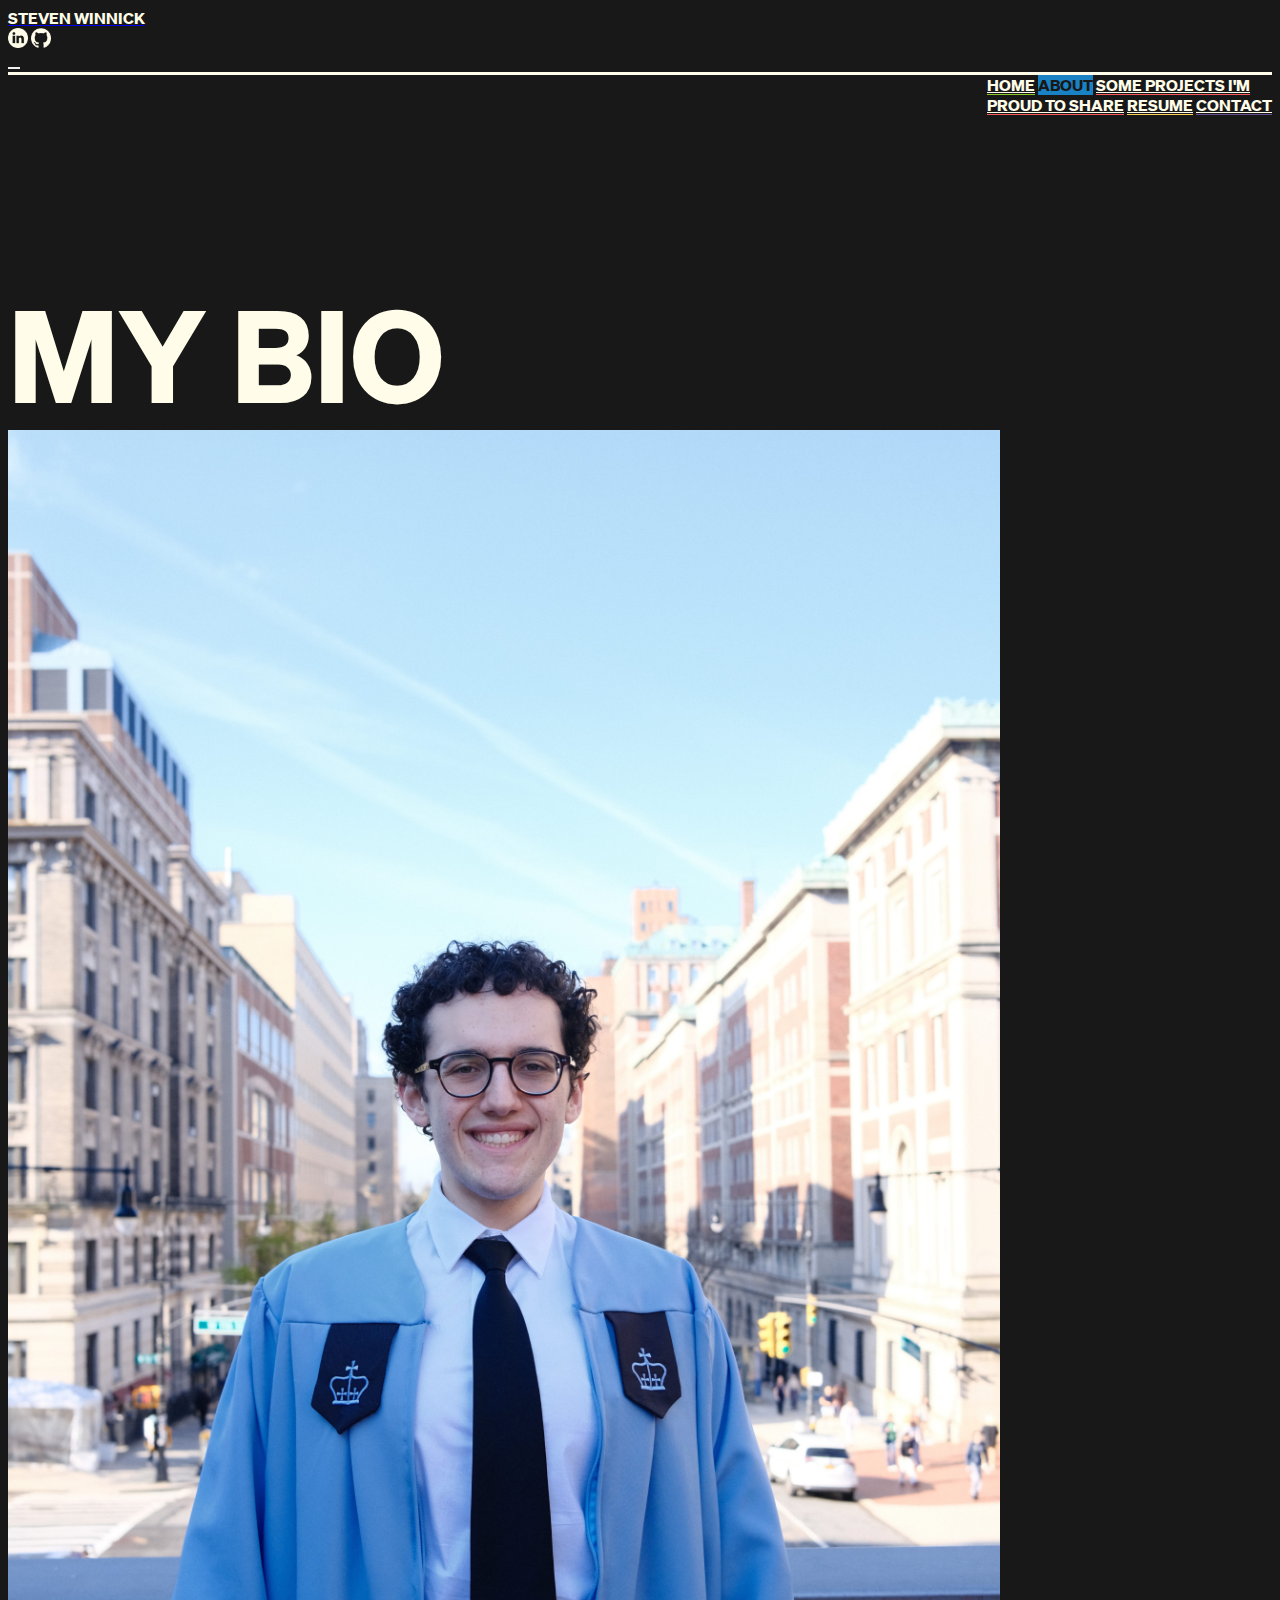
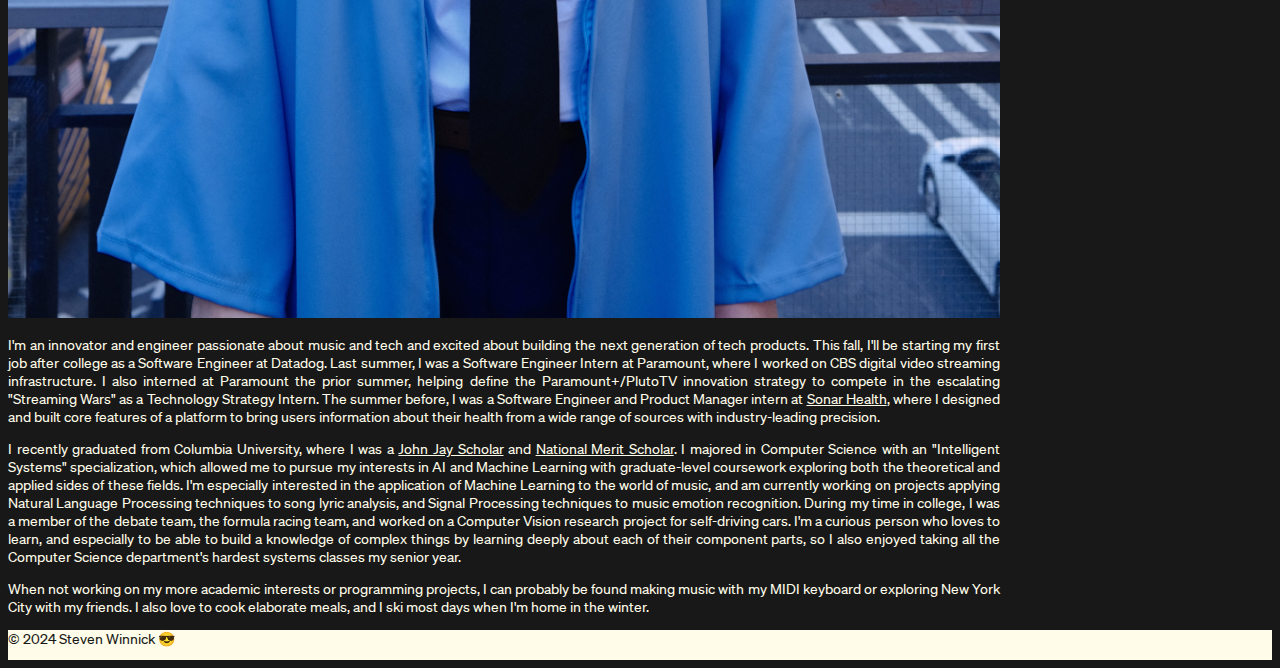
<file: about.html>
<!doctype html>
<html lang="en">
  <head>
    <meta charset="utf-8">
    <meta name="viewport" content="width=device-width, initial-scale=1">
    <title>Steven Winnick's Website</title>
    <link href="https://cdn.jsdelivr.net/npm/bootstrap@5.2.2/dist/css/bootstrap.min.css" rel="stylesheet" integrity="sha384-Zenh87qX5JnK2Jl0vWa8Ck2rdkQ2Bzep5IDxbcnCeuOxjzrPF/et3URy9Bv1WTRi" crossorigin="anonymous">
    <link rel="stylesheet" href="style.css">
  </head>
  <body>
    <script src="https://cdn.jsdelivr.net/npm/bootstrap@5.2.2/dist/js/bootstrap.bundle.min.js" integrity="sha384-OERcA2EqjJCMA+/3y+gxIOqMEjwtxJY7qPCqsdltbNJuaOe923+mo//f6V8Qbsw3" crossorigin="anonymous"></script>

    <!--Navigation Bar-->
    <nav class="navbar navbar-dark navbar-expand-lg fixed-top custom-navbar">
        <div class="container-fluid contains-navbar-insides align-items-stretch">
            <div class="container-fluid d-flex p-0 minimized-navbar-insides">
                <div class="container-fluid d-flex align-items-center ps-1 pe-3">
                    <a href="index.html" class="navbar-brand pt-2 pb-2 ps-2 pe-0 me-0"><span class="h1 top-left-name-text">STEVEN WINNICK</span></a>
                </div>

                <div class="container-fluid d-flex align-items-center ms-auto p-0">
                    <a href="https://linkedin.com/in/stevenwinnick" class="ms-auto social-link linkedin-img" target="_blank" rel="noopener noreferrer"><img src="img/linkedin-cream.png" class="float-end social-icon-image" style="width: 20px; padding: 0;"></img></a>
                    <a href="https://github.com/stevenwinnick" class="ms-1 pe-1 social-link github-img" target="_blank" rel="noopener noreferrer"><img src="img/github-cream.png" class="float-end social-icon-image" style="width: 20px; padding: 0;"></img></a>
                </div>

                <div class="d-flex align-items-center pe-1">
                    <button
                        class="navbar-toggler ps-2 pe-2"
                        type="button"
                        data-bs-toggle="collapse"
                        data-bs-target="#navmenu"
                        style="border: none; border-radius: 0px;"
                    >
                        <span class="navbar-toggler-icon rotate-icon"></span>
                    </button>
                </div>
            </div>
            
            <div class="collapse navbar-collapse align-items-stretch p-0 nav-pages" id="navmenu">
                <div class="navbar-nav">
                    <a href="home.html" class="container-fluid d-flex justify-content-center align-items-center nav-link nl-home">HOME</a>
                    <a href="about.html" class="container-fluid d-flex justify-content-center align-items-center nav-link nav-link-active nl-about">ABOUT</a>
                    <a href="projects.html" class="container-fluid d-flex justify-content-center align-items-center text-nowrap nav-link nl-projects">SOME PROJECTS I'M<br>PROUD TO SHARE</a>
                    <a href="https://drive.google.com/file/d/17jHs-lGyFanjH1GBPOZNlB5fl1YMSl2K/view" class="container-fluid d-flex justify-content-center align-items-center nav-link nl-resume" target="_blank" rel="noopener noreferrer">RESUME</a>
                    <a href="contact.html" class="container-fluid d-flex justify-content-center align-items-center nav-link nl-contact">CONTACT</a>
                </div>
            </div>

        </div>
    </nav>
    
    <!--Main Body Content-->
    <div class="container-fluid">
        <div class="container-fluid d-flex flex-column fill-screen p-0">
            <div class="container-fluid" style="height: 65px"></div>
            <div class="container-fluid flex-grow-1 p-0 d-flex justify-items-center align-items-center"> <!--Grows to fill the rest of the landing page-->
                <div class="col-12"> <!--Centers the remaining main body content on page-->
                    <div class="row">
                        <div class="col-12">
                            <p class="text-center intro-hey" style="text-transform: uppercase">My Bio</p>
                        </div>
                    </div>
                    <div class="row d-flex justify-content-center align-items-center">
                        <div class="col-12" style="max-width: 992px">
                            <div class="row d-flex justify-content-center align-items-center">
                                <div class="col-12 col-lg-6">
                                    <div class="p-2 pt-0 pe-lg-0 m-lg-4 me-lg-2">
                                        <img src="img/graduation.jpg" class="d-block p-2 mt-2 mb-2 ms-auto me-auto" style="max-width: 100%; background-color: var(--secondary-bg-color);"></img>
                                    </div>
                                </div>
                                <div class="col-12 col-lg-6">
                                    <div class="p-2 p-lg-0 pe-lg-2 m-lg-4 ms-lg-2 pb-lg-1">
                                        <p class="align-self-center lh-sm p-0 ms-auto me-auto bio-par">
                                        I'm an innovator and engineer passionate about music and tech and excited about building the next generation of tech products. This fall, I'll be starting my first job after college as a Software Engineer at Datadog. Last summer, I was a Software Engineer Intern at Paramount, where I worked on CBS digital video streaming infrastructure. I also interned at Paramount the prior summer, helping define the Paramount+/PlutoTV innovation strategy to compete in the escalating "Streaming Wars" as a Technology Strategy Intern. The summer before, I was a Software Engineer and Product Manager intern at <a class="par-link"  href="https://www.sonarhealth.co" target="_blank" rel="noopener noreferrer">Sonar Health</a>, where I designed and built core features of a platform to bring users information about their health from a wide range of sources with industry-leading precision.   
                                        </p>
                                        <p class="align-self-center lh-sm p-0 ms-auto me-auto bio-par">
                                        I recently graduated from Columbia University, where I was a <a class="par-link"  href="https://www.college.columbia.edu/alumni/jj-scholars-program" target="_blank" rel="noopener noreferrer">John Jay Scholar</a> and <a class="par-link"  href="https://en.wikipedia.org/wiki/National_Merit_Scholarship_Program" target="_blank" rel="noopener noreferrer">National Merit Scholar</a>. I majored in Computer Science with an "Intelligent Systems" specialization, which allowed me to pursue my interests in AI and Machine Learning with graduate-level coursework exploring both the theoretical and applied sides of these fields. I'm especially interested in the application of Machine Learning to the world of music, and am currently working on projects applying Natural Language Processing techniques to song lyric analysis, and Signal Processing techniques to music emotion recognition. During my time in college, I was a member of the debate team, the formula racing team, and worked on a Computer Vision research project for self-driving cars. I'm a curious person who loves to learn, and especially to be able to build a knowledge of complex things by learning deeply about each of their component parts, so I also enjoyed taking all the Computer Science department's hardest systems classes my senior year.
                                        </p>
                                        <p class="align-self-center lh-sm p-0 ms-auto me-auto bio-par">
                                        When not working on my more academic interests or programming projects, I can probably be found making music with my MIDI keyboard or exploring New York City with my friends. I also love to cook elaborate meals, and I ski most days when I'm home in the winter.
                                        </p>
                                    </div>
                                </div>
                            </div>
                        </div>
                    </div>
                </div>
            </div>
        </div>
        <div class="row d-flex align-content-center footer">
            <div class="col-12">
                <p class="text-center m-0">&copy 2024 Steven Winnick &#128526</p>
            </div>
        </div>
    </div>

  </body>
</html>
</file>
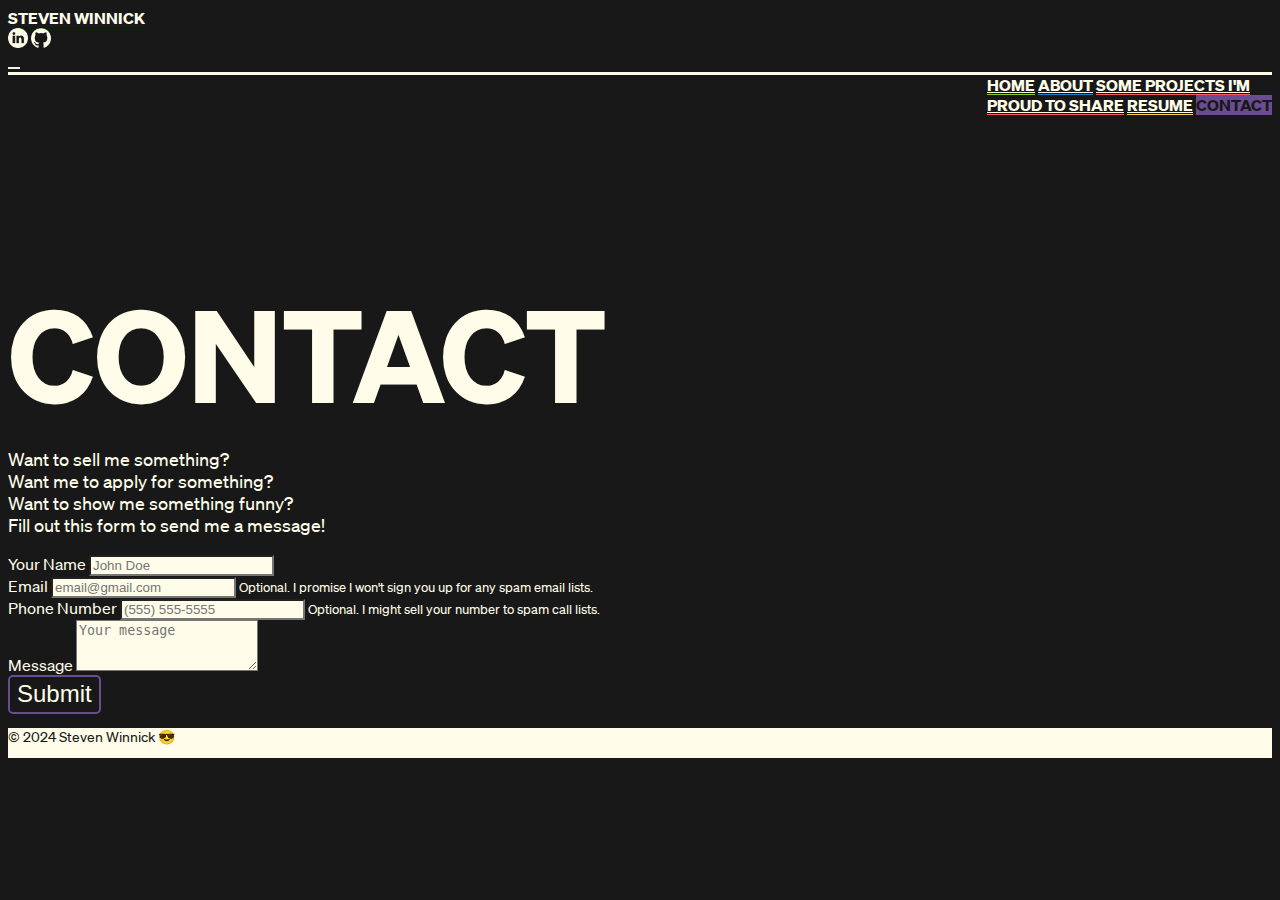
<file: contact.html>
<!doctype html>
<html lang="en">
  <head>
    <meta charset="utf-8">
    <meta name="viewport" content="width=device-width, initial-scale=1">
    <title>Steven Winnick's Website</title>
    <link href="https://cdn.jsdelivr.net/npm/bootstrap@5.2.2/dist/css/bootstrap.min.css" rel="stylesheet" integrity="sha384-Zenh87qX5JnK2Jl0vWa8Ck2rdkQ2Bzep5IDxbcnCeuOxjzrPF/et3URy9Bv1WTRi" crossorigin="anonymous">
    <link rel="stylesheet" href="style.css">
  </head>
  <body>
    <script src="https://cdn.jsdelivr.net/npm/bootstrap@5.2.2/dist/js/bootstrap.bundle.min.js" integrity="sha384-OERcA2EqjJCMA+/3y+gxIOqMEjwtxJY7qPCqsdltbNJuaOe923+mo//f6V8Qbsw3" crossorigin="anonymous"></script>

    <!--Navigation Bar-->
    <nav class="navbar navbar-dark navbar-expand-lg fixed-top custom-navbar">
        <div class="container-fluid contains-navbar-insides align-items-stretch">
            <div class="container-fluid d-flex p-0 minimized-navbar-insides">
                <div class="container-fluid d-flex align-items-center ps-1 pe-3">
                    <a href="index.html" class="navbar-brand pt-2 pb-2 ps-2 pe-0 me-0"><span class="h1 top-left-name-text">STEVEN WINNICK</span></a>
                </div>

                <div class="container-fluid d-flex align-items-center ms-auto p-0">
                    <a href="https://linkedin.com/in/stevenwinnick" class="ms-auto social-link linkedin-img" target="_blank" rel="noopener noreferrer"><img src="img/linkedin-cream.png" class="float-end social-icon-image" style="width: 20px; padding: 0;"></img></a>
                    <a href="https://github.com/stevenwinnick" class="ms-1 pe-1 social-link github-img" target="_blank" rel="noopener noreferrer"><img src="img/github-cream.png" class="float-end social-icon-image" style="width: 20px; padding: 0;"></img></a>
                </div>

                <div class="d-flex align-items-center pe-1">
                    <button
                        class="navbar-toggler ps-2 pe-2"
                        type="button"
                        data-bs-toggle="collapse"
                        data-bs-target="#navmenu"
                        style="border: none; border-radius: 0px;"
                    >
                        <span class="navbar-toggler-icon rotate-icon"></span>
                    </button>
                </div>
            </div>
            
            <div class="collapse navbar-collapse align-items-stretch p-0 nav-pages" id="navmenu">
                <div class="navbar-nav">
                    <a href="home.html" class="container-fluid d-flex justify-content-center align-items-center nav-link nl-home">HOME</a>
                    <a href="about.html" class="container-fluid d-flex justify-content-center align-items-center nav-link nl-about">ABOUT</a>
                    <a href="projects.html" class="container-fluid d-flex justify-content-center align-items-center text-nowrap nav-link nl-projects">SOME PROJECTS I'M<br>PROUD TO SHARE</a>
                    <a href="https://drive.google.com/file/d/17jHs-lGyFanjH1GBPOZNlB5fl1YMSl2K/view" class="container-fluid d-flex justify-content-center align-items-center nav-link nl-resume" target="_blank" rel="noopener noreferrer">RESUME</a>
                    <a href="contact.html" class="container-fluid d-flex justify-content-center align-items-center nav-link nav-link-active nl-contact">CONTACT</a>
                </div>
            </div>

        </div>
    </nav>
    
    <!--Main Body Content-->
    <div class="container-fluid">
        <div class="row" style="height: 65px"></div>
        <div class="row d-flex justify-content-center">
            <div class="col-12 projects-col">
                <p class="text-center intro-hey">CONTACT</p>
                <p class="text-center pt-4" style="font-size: 18px">Want to sell me something?<br>Want me to apply for something?<br>Want to show me something funny?<br>Fill out this form to send me a message!</p>
            </div>
        </div>
        <div class="container-fluid d-flex flex-wrap align-items-stretch justify-content-center p-0 m-0 pt-5 pb-5">
            <div class="col-12 d-flex flex-column justify-content-center">
                    <div class="container-fluid d-flex justify-content-center">
                        <form action="https://formspree.io/f/mdojyrgj" method="post">
                            <div class="form-group pb-3">
                                <label for="name">Your Name</label>
                                <input type="text" class="form-control" id="name" name="name" placeholder="John Doe">
                            </div>
                            <div class="form-group pb-3">
                                <label for="_replyto">Email</label>
                                <input type="email" class="form-control" id="_replyto" name="_replyto" aria-describedby="emailHelp" placeholder="email@gmail.com">
                                <small id="emailHelp" class="form-text text-muted">Optional. I promise I won't sign you up for any spam email lists.</small>
                            </div>
                            <div class="form-group pb-3">
                                <label for="phone">Phone Number</label>
                                <input type="text" class="form-control" id="phone" name="phone" placeholder="(555) 555-5555">
                                <small id="emailHelp" class="form-text text-muted">Optional. I might sell your number to spam call lists.</small>
                              </div>
                            <div class="form-group pb-3">
                                <label for="message">Message</label>
                                <textarea class="form-control" id="message" name="message" rows="3" placeholder="Your message" required></textarea>
                            </div>
                            <div class="d-flex justify-content-center pt-4 pb-3">
                                <button type="submit" class="link-btn contact-btn" value="Send" style="font-size: 24px">Submit</button>
                            </div>
                        </form>
                    </div>
            </div>
        </div>
        <div class="row d-flex align-content-center footer">
            <div class="col-12">
                <p class="text-center m-0">&copy 2024 Steven Winnick &#128526</p>
            </div>
        </div>
    </div>


  </body>
</html>
</file>
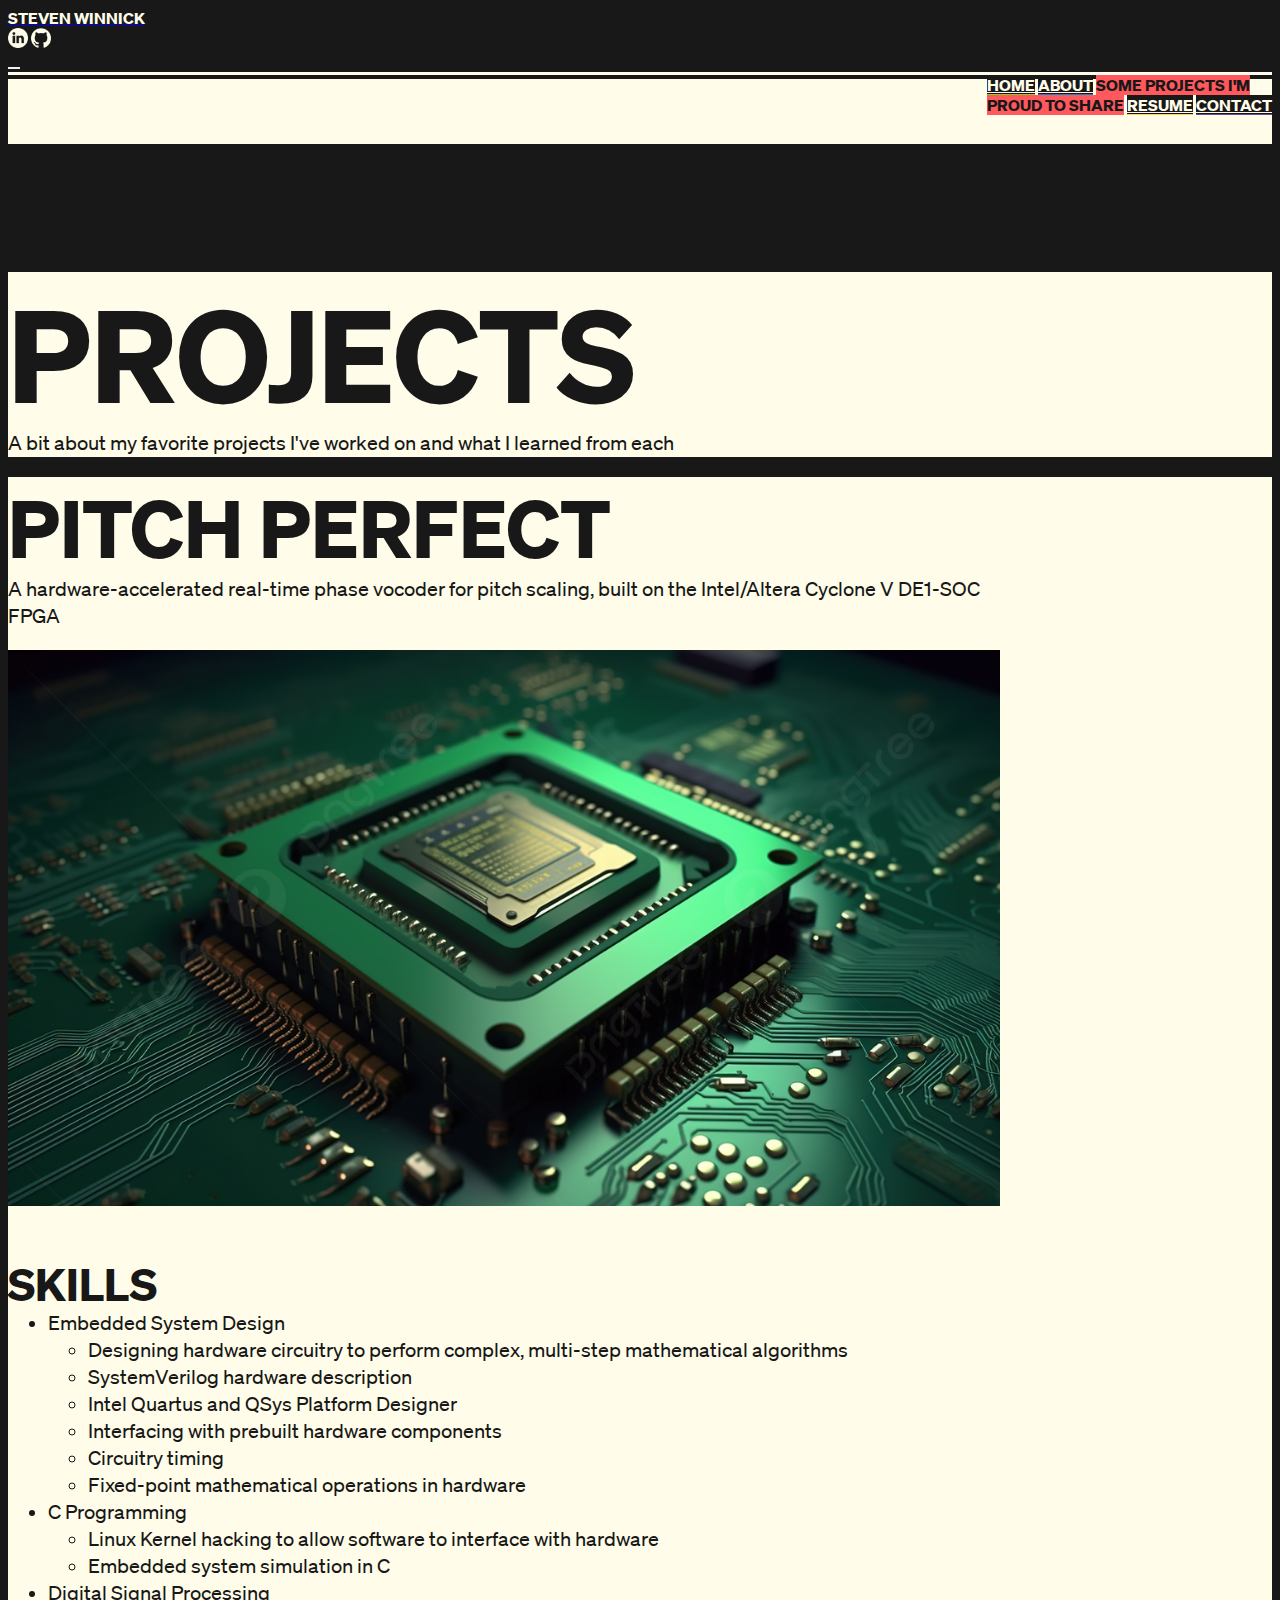
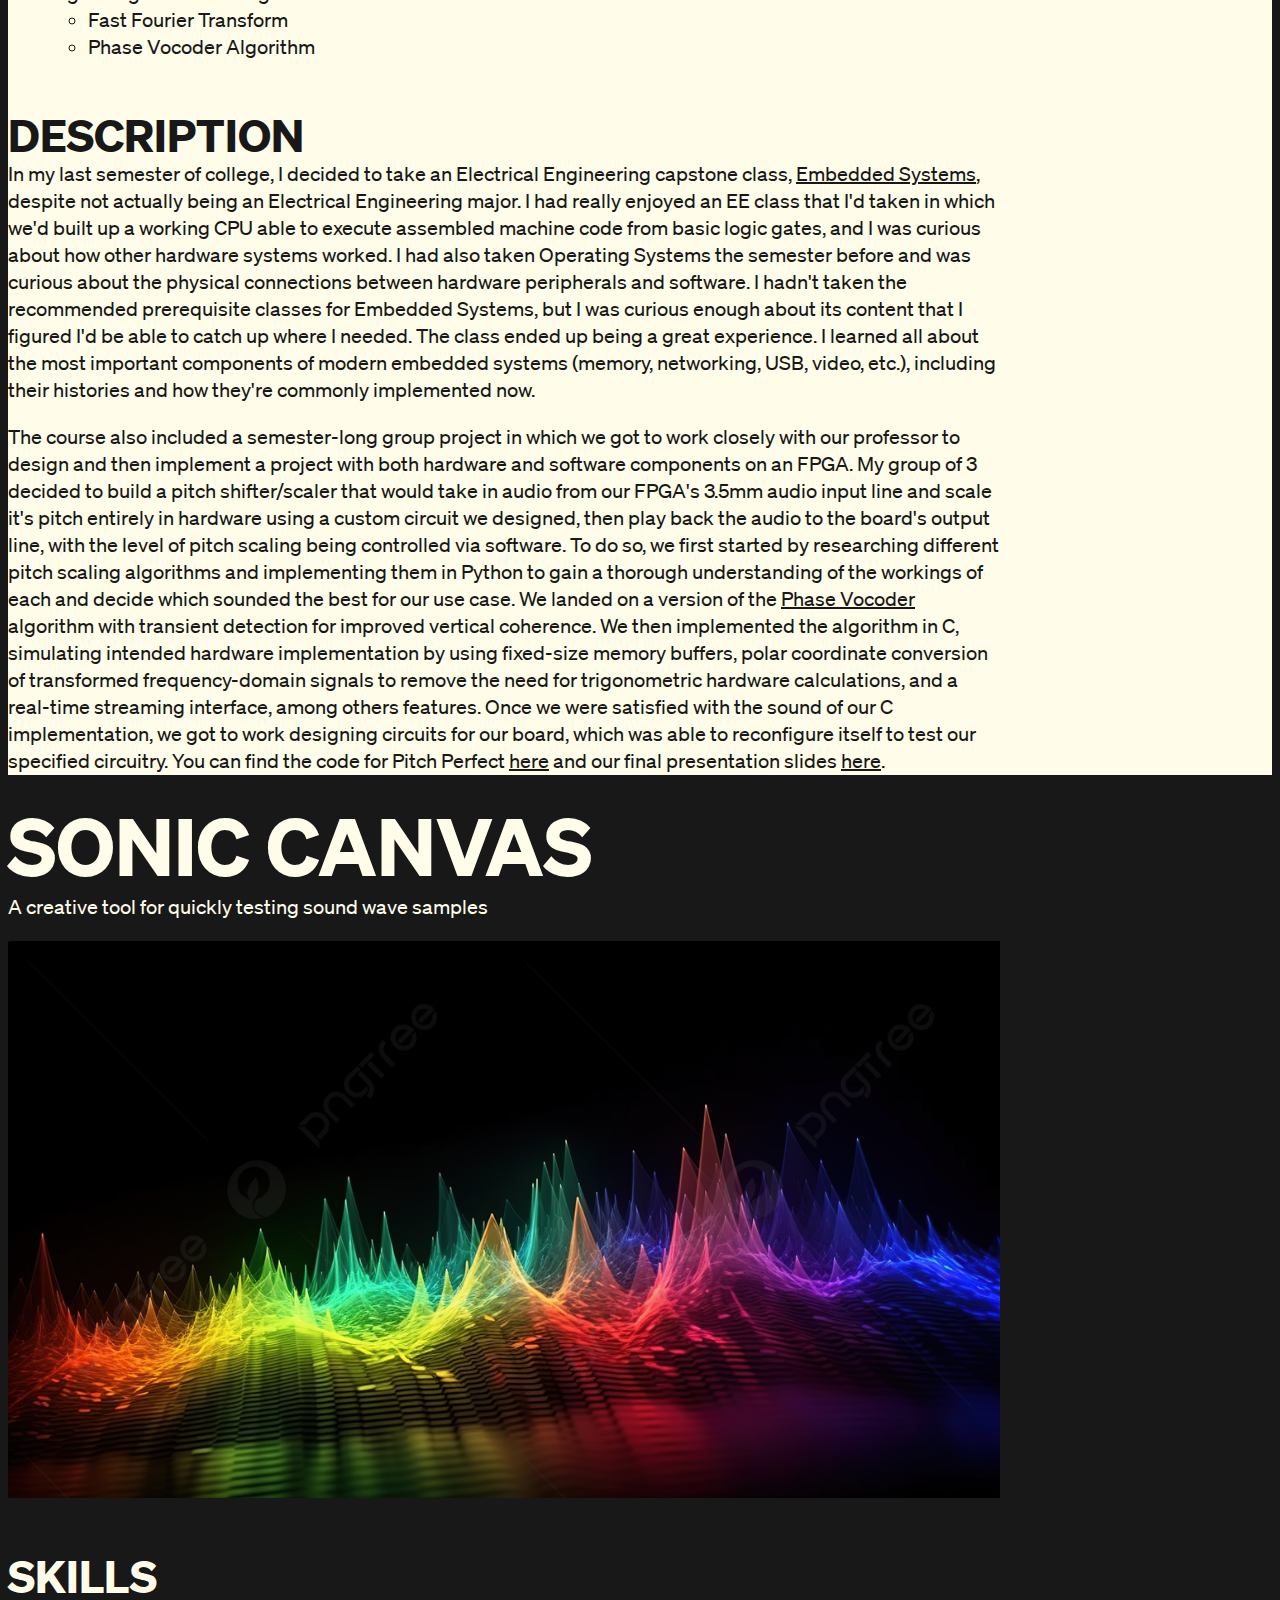
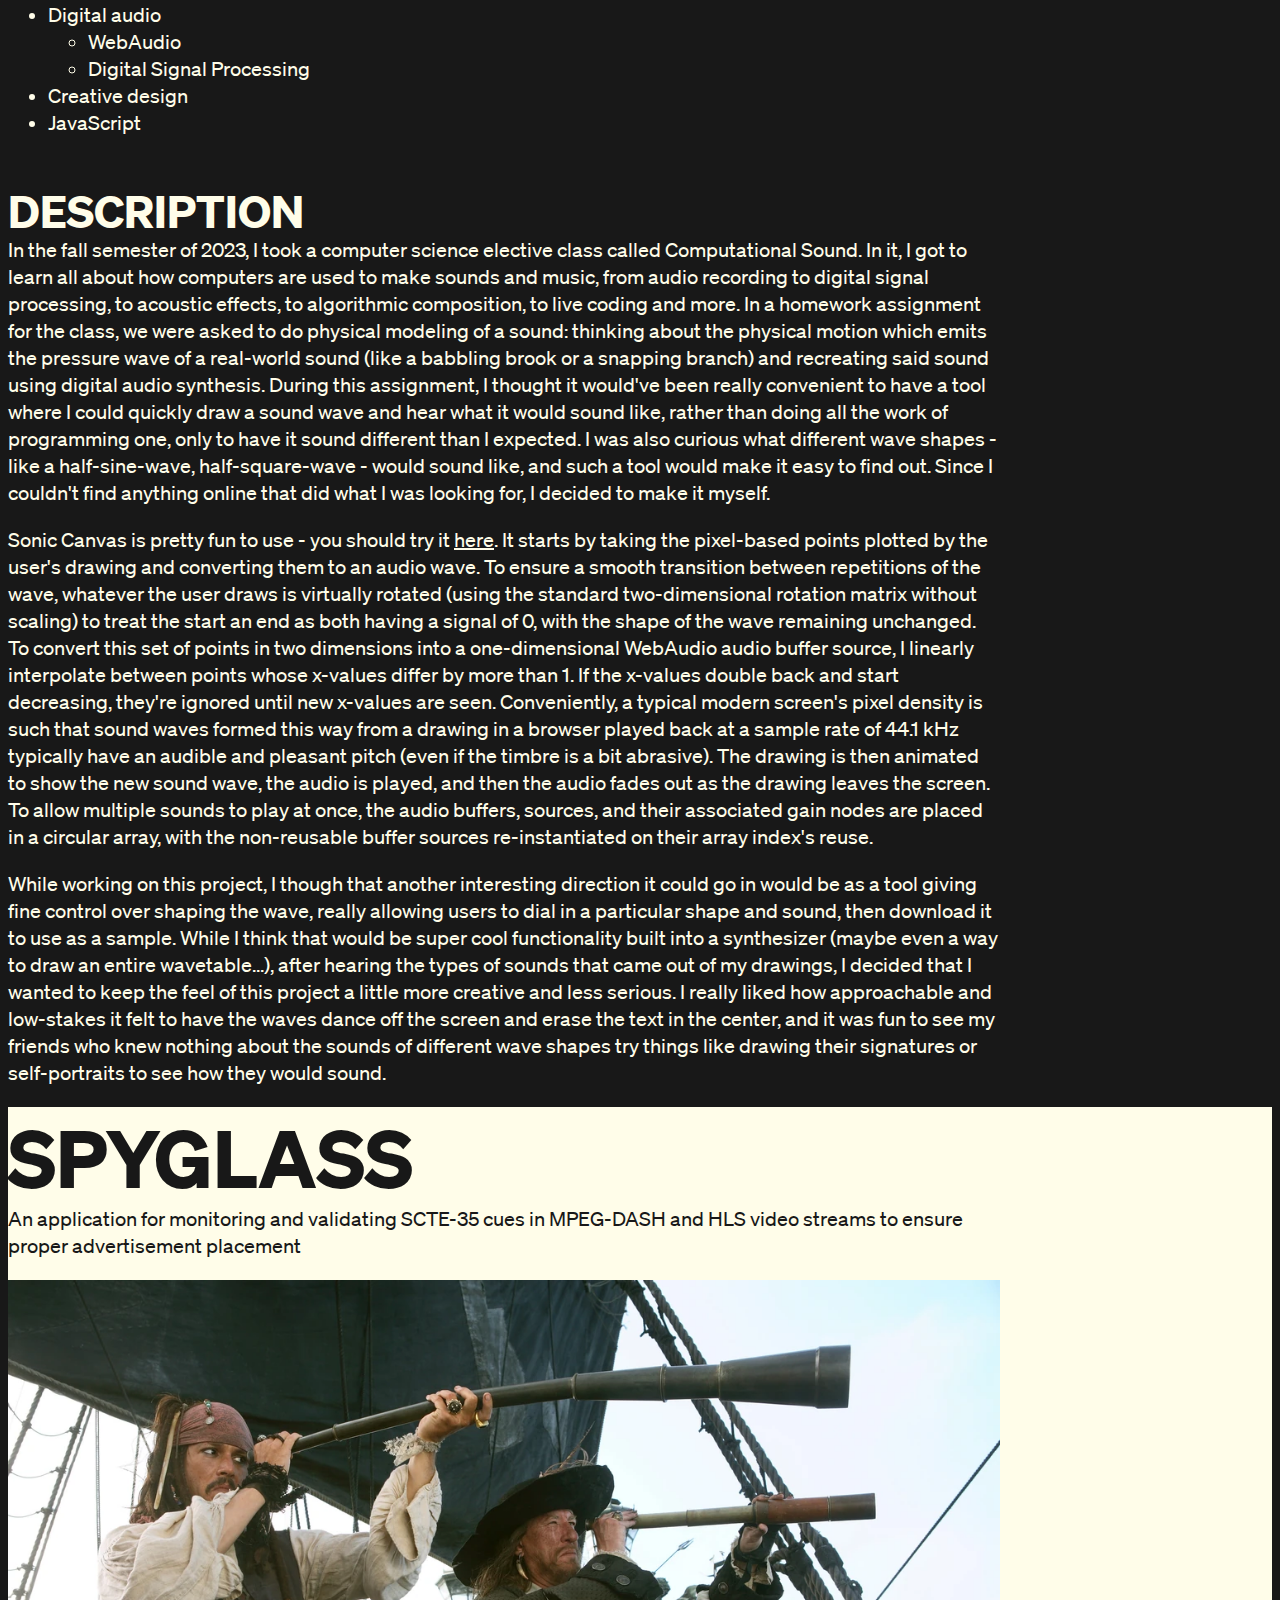
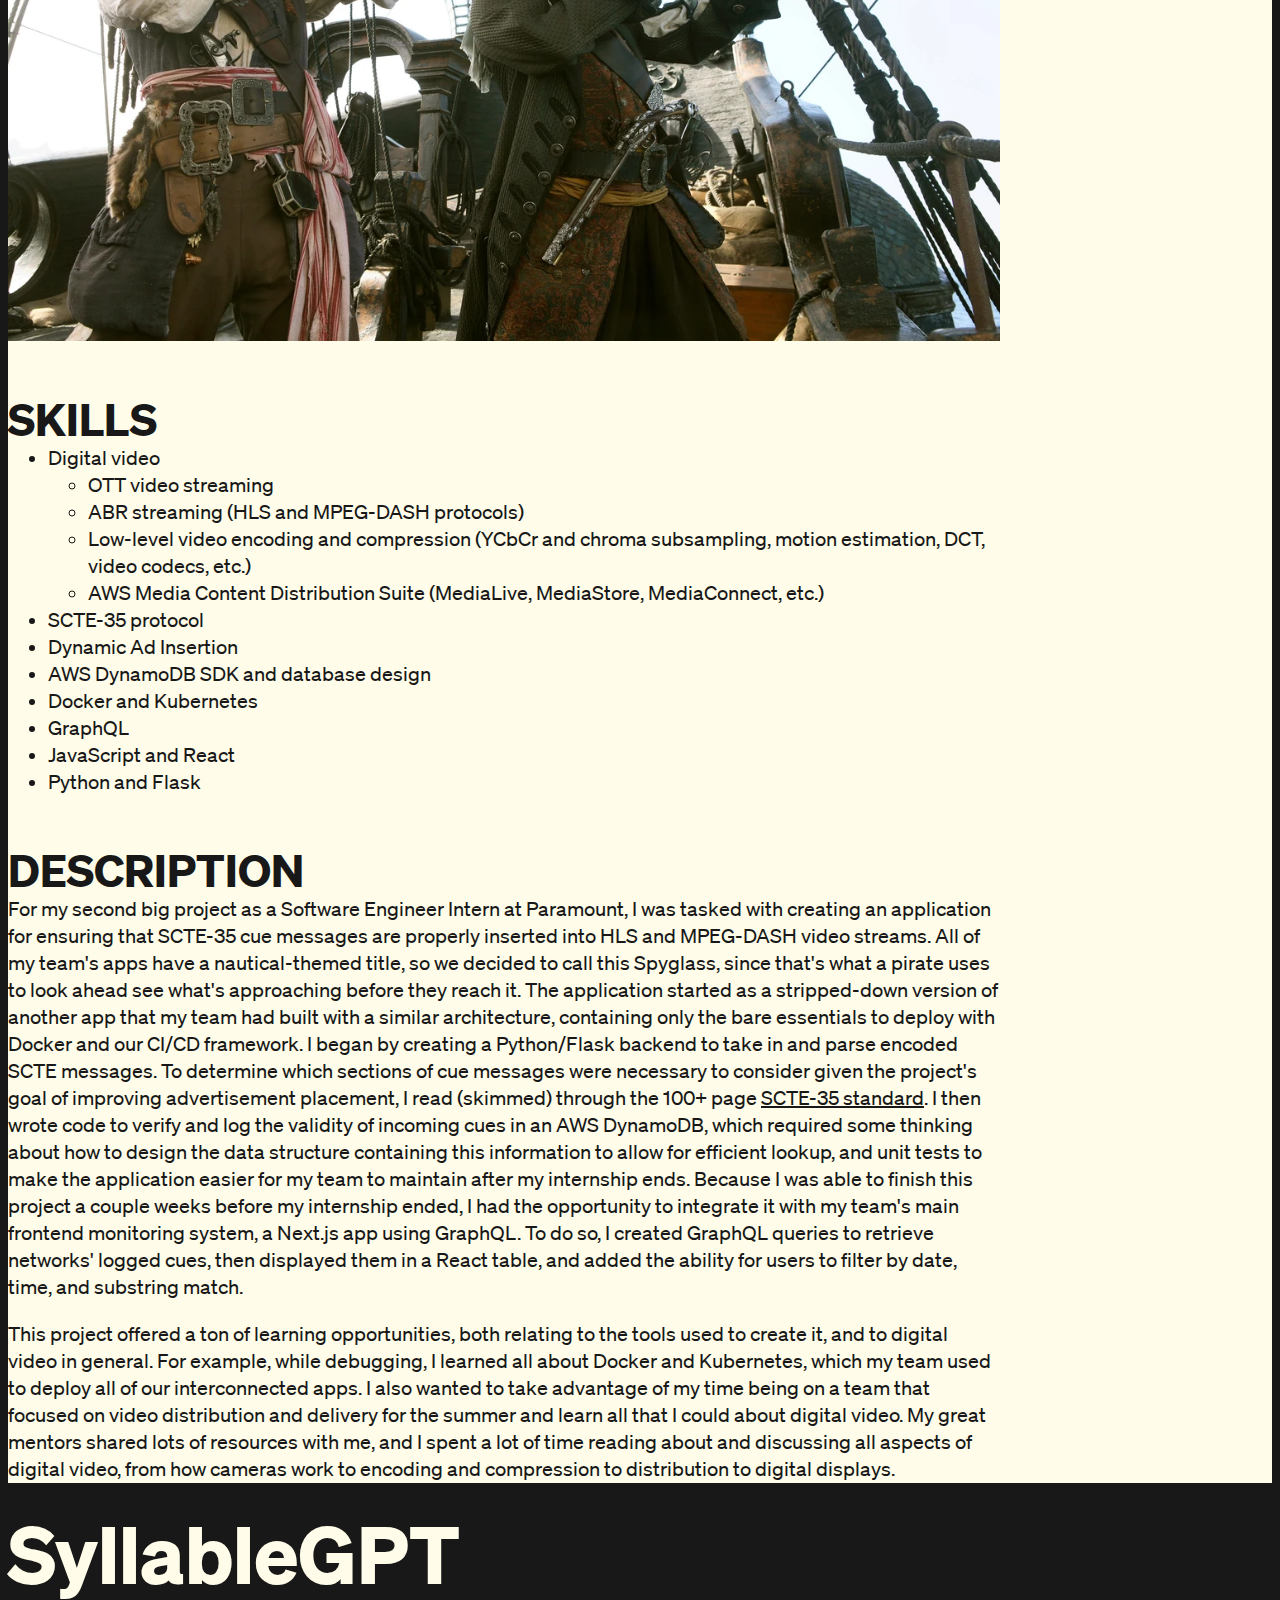
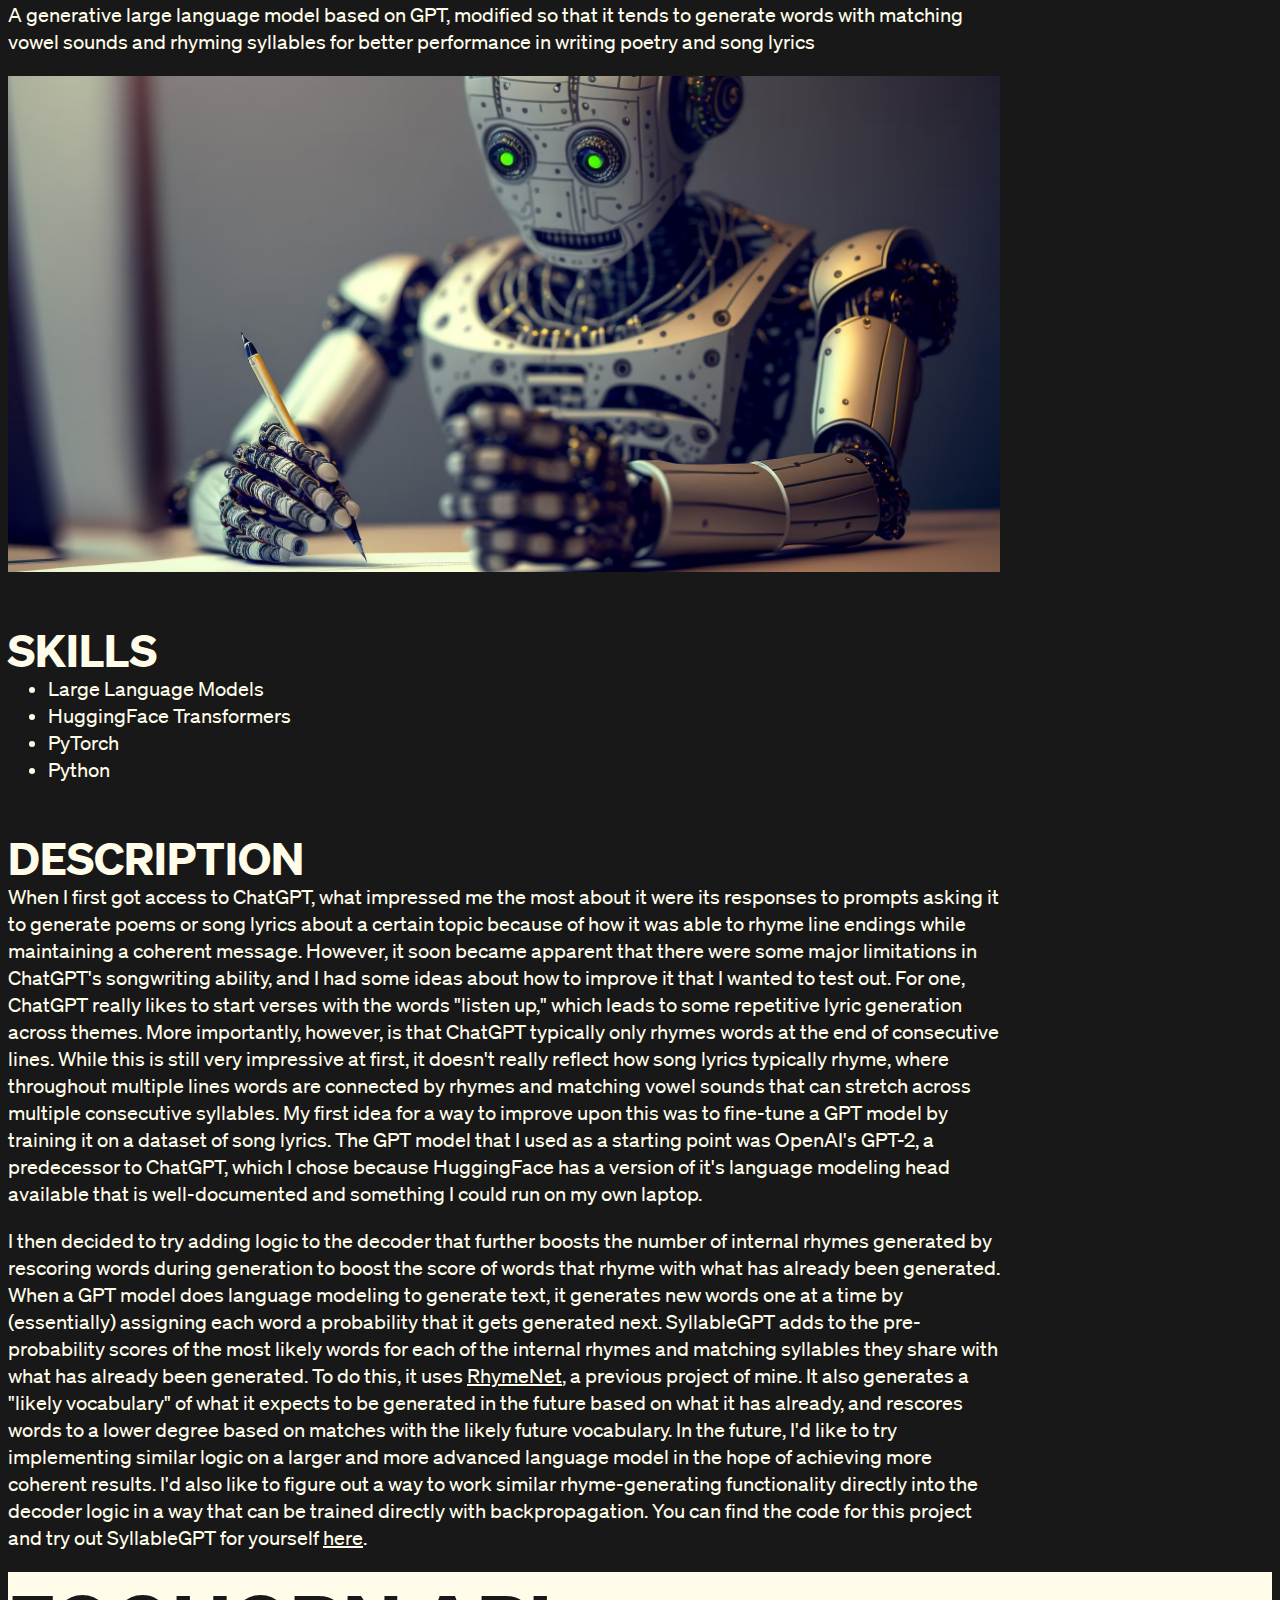
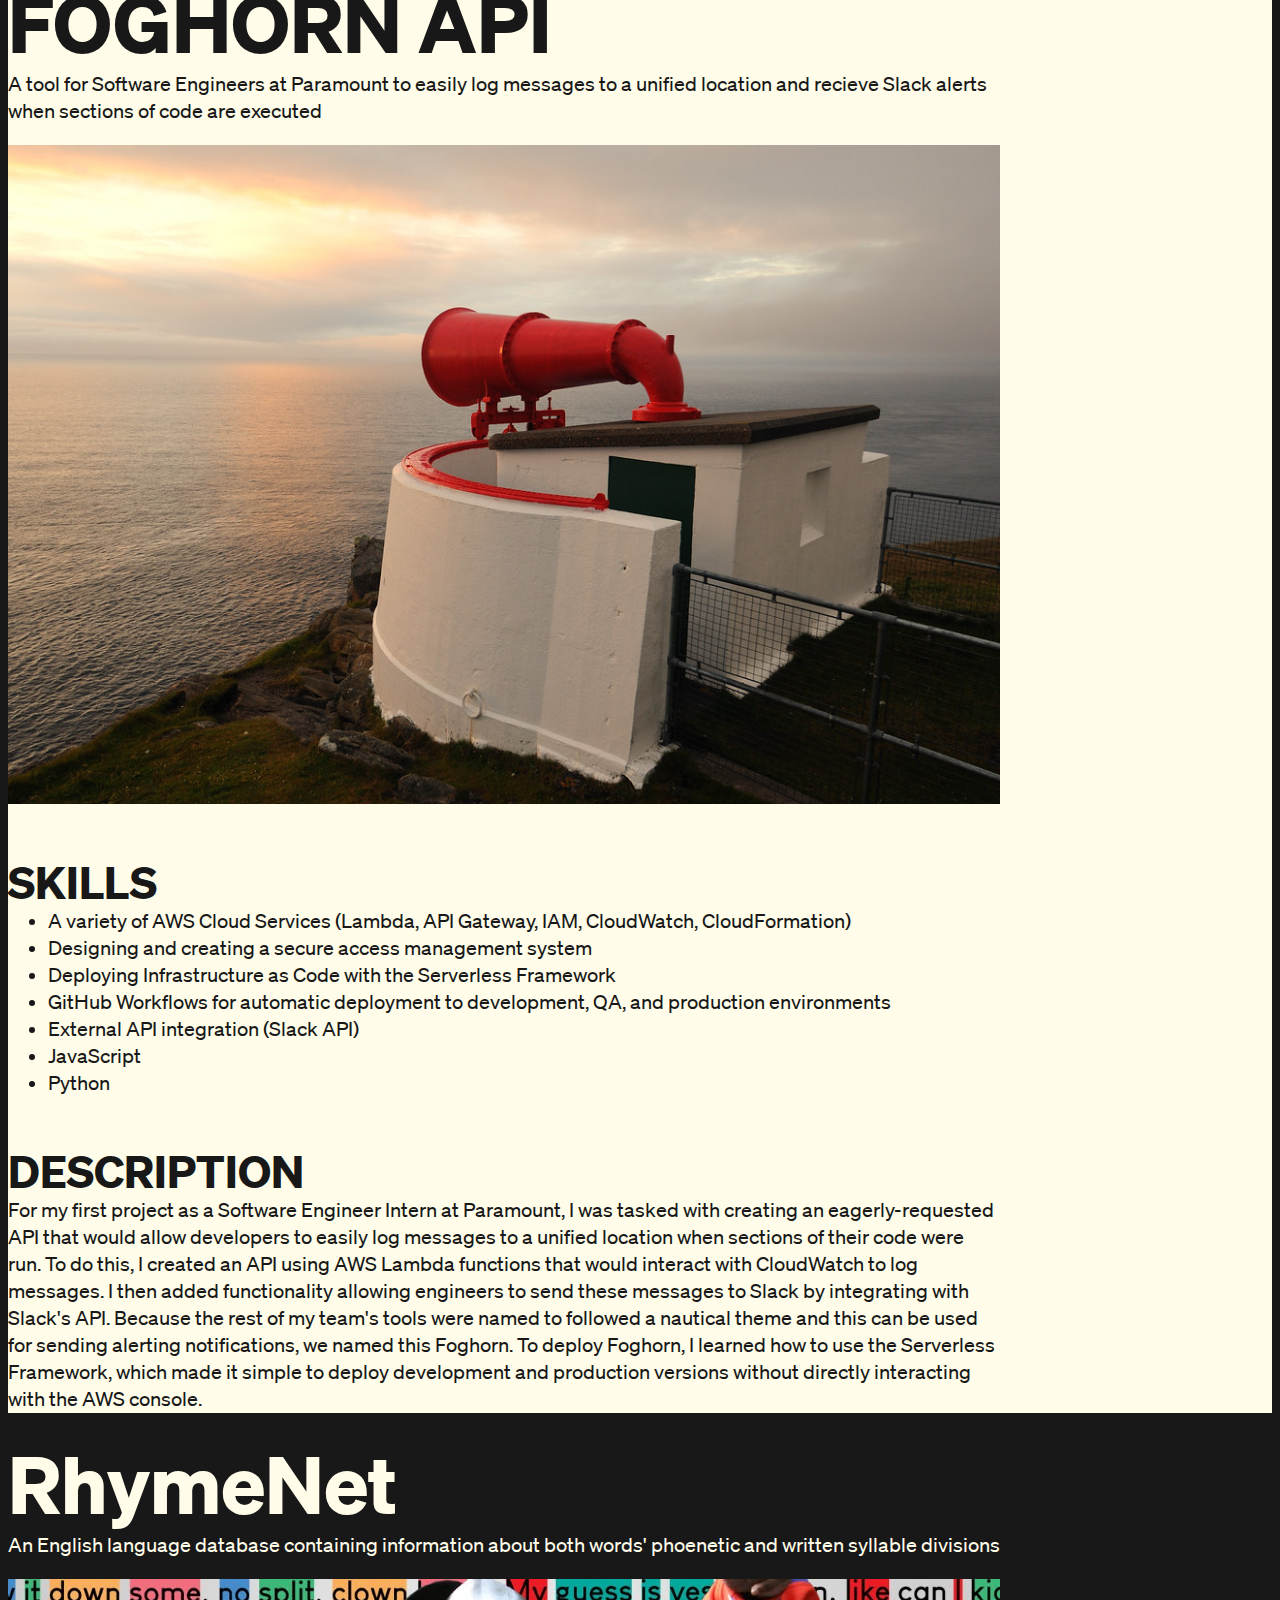
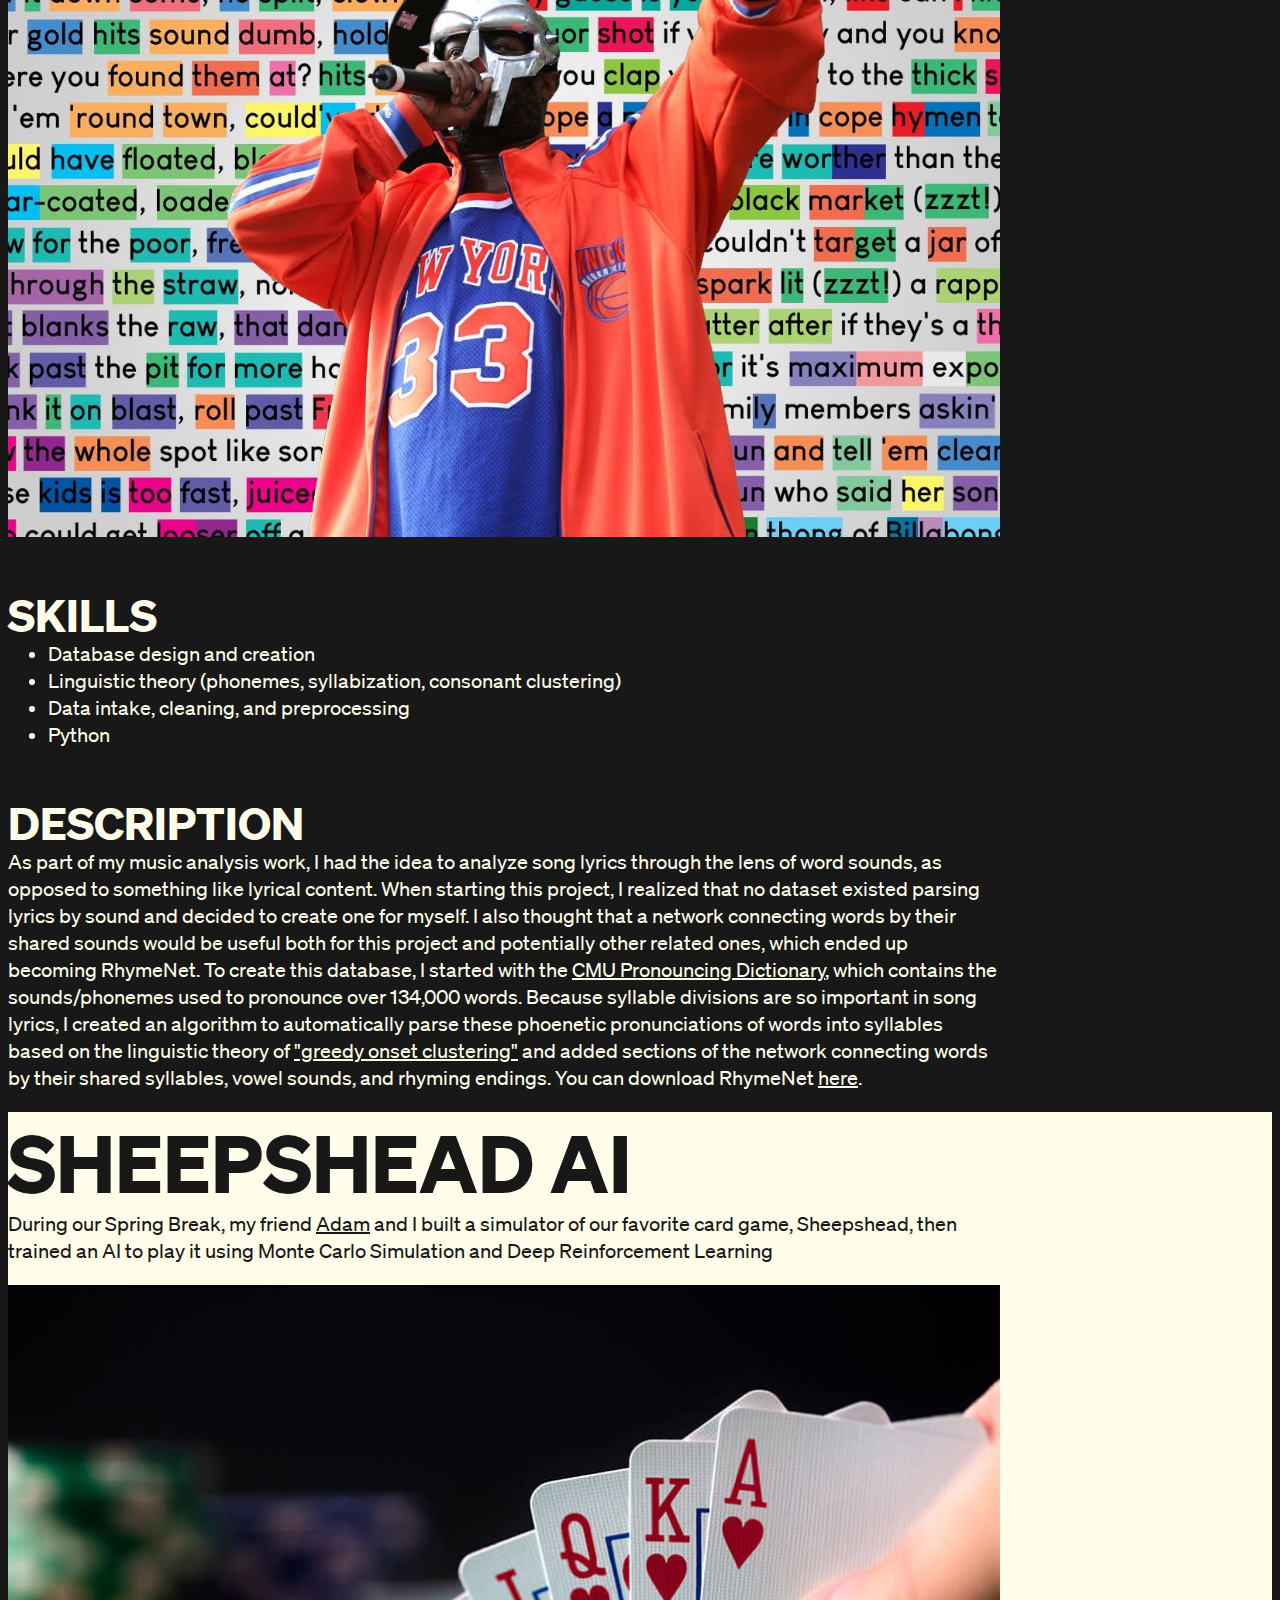
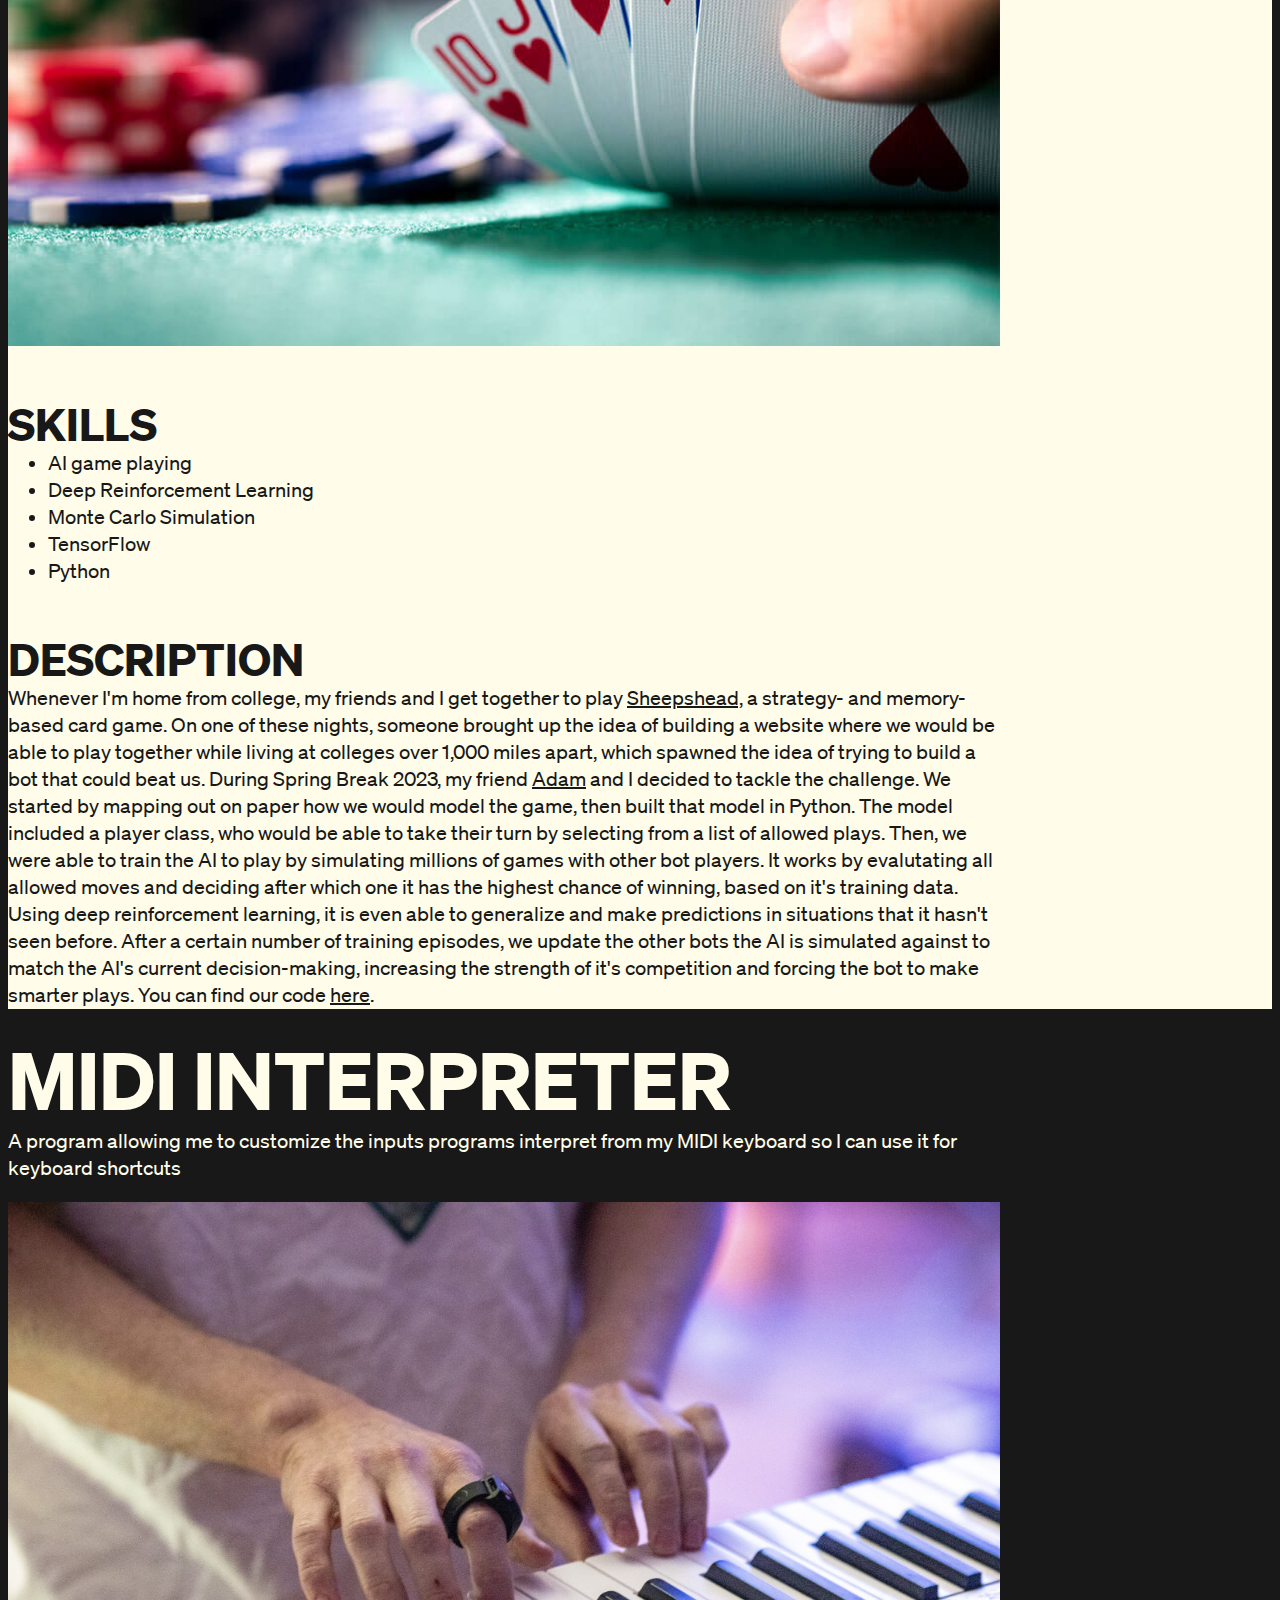
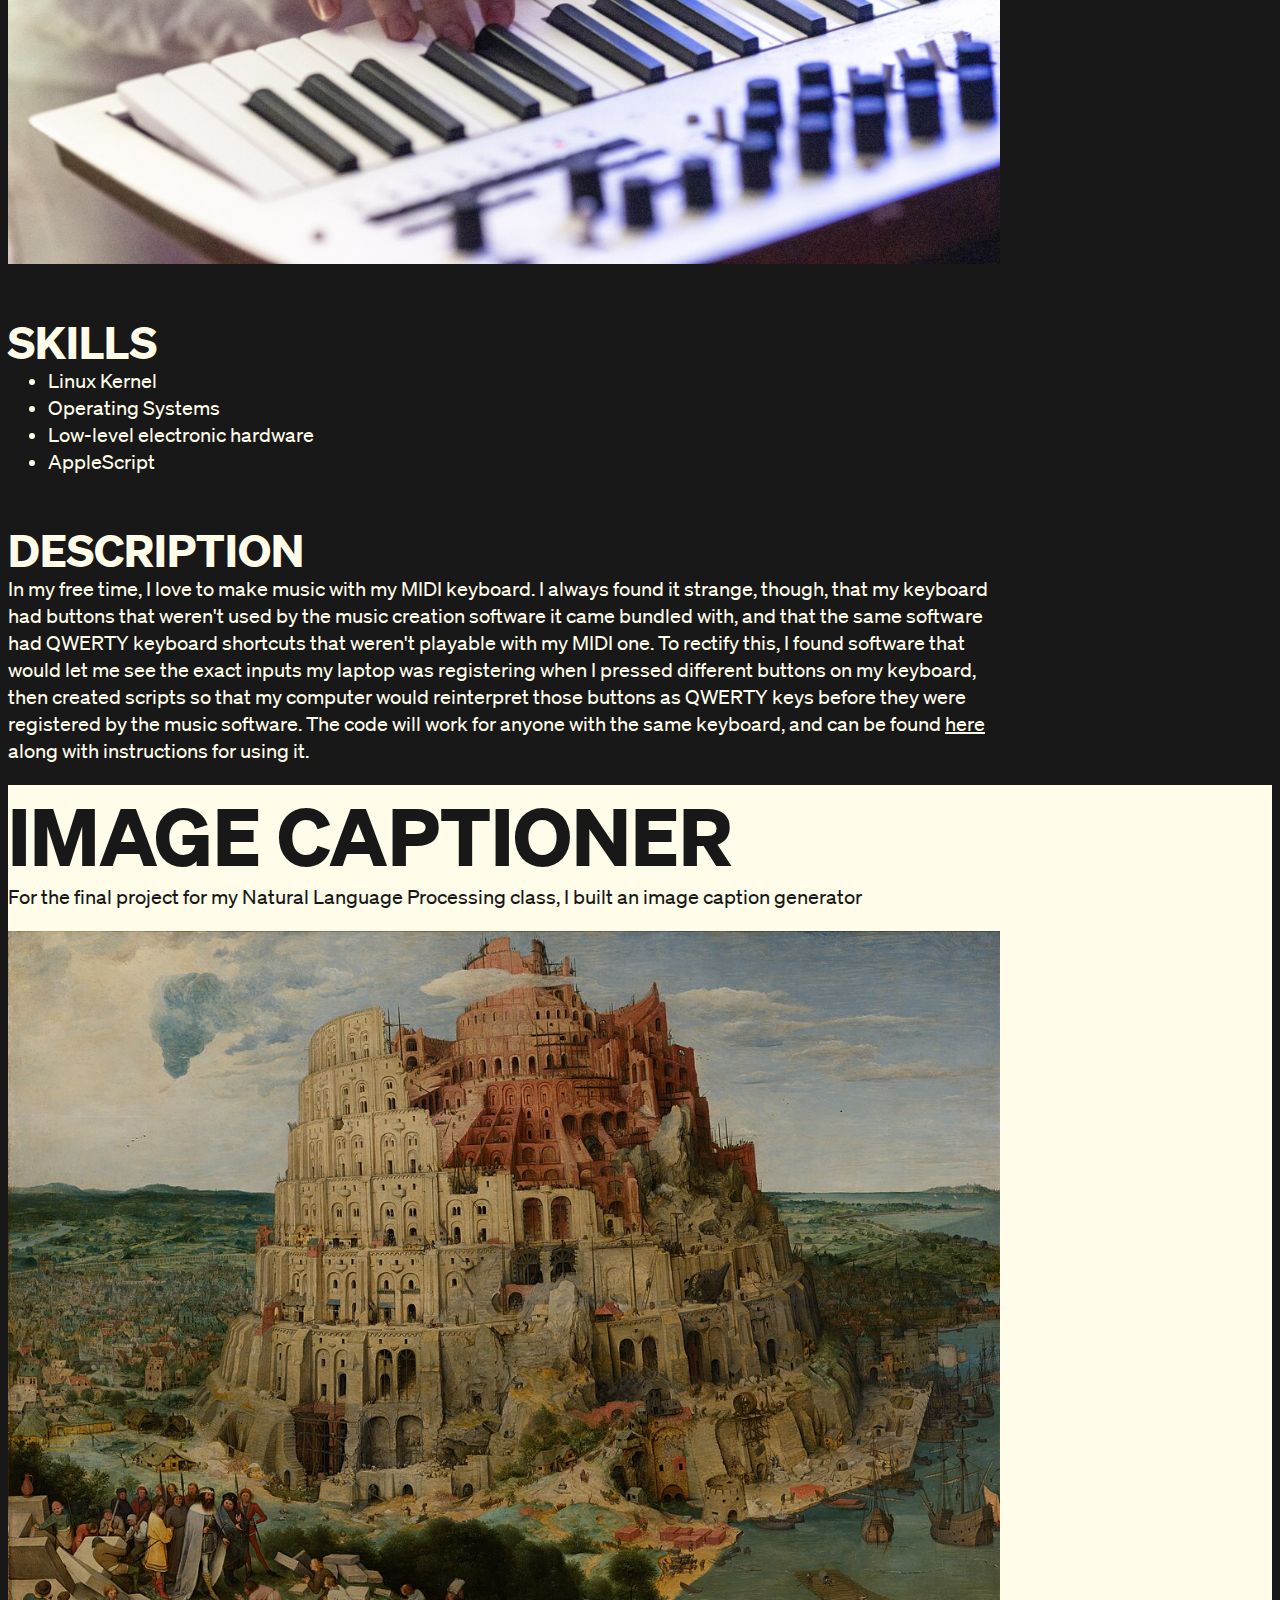
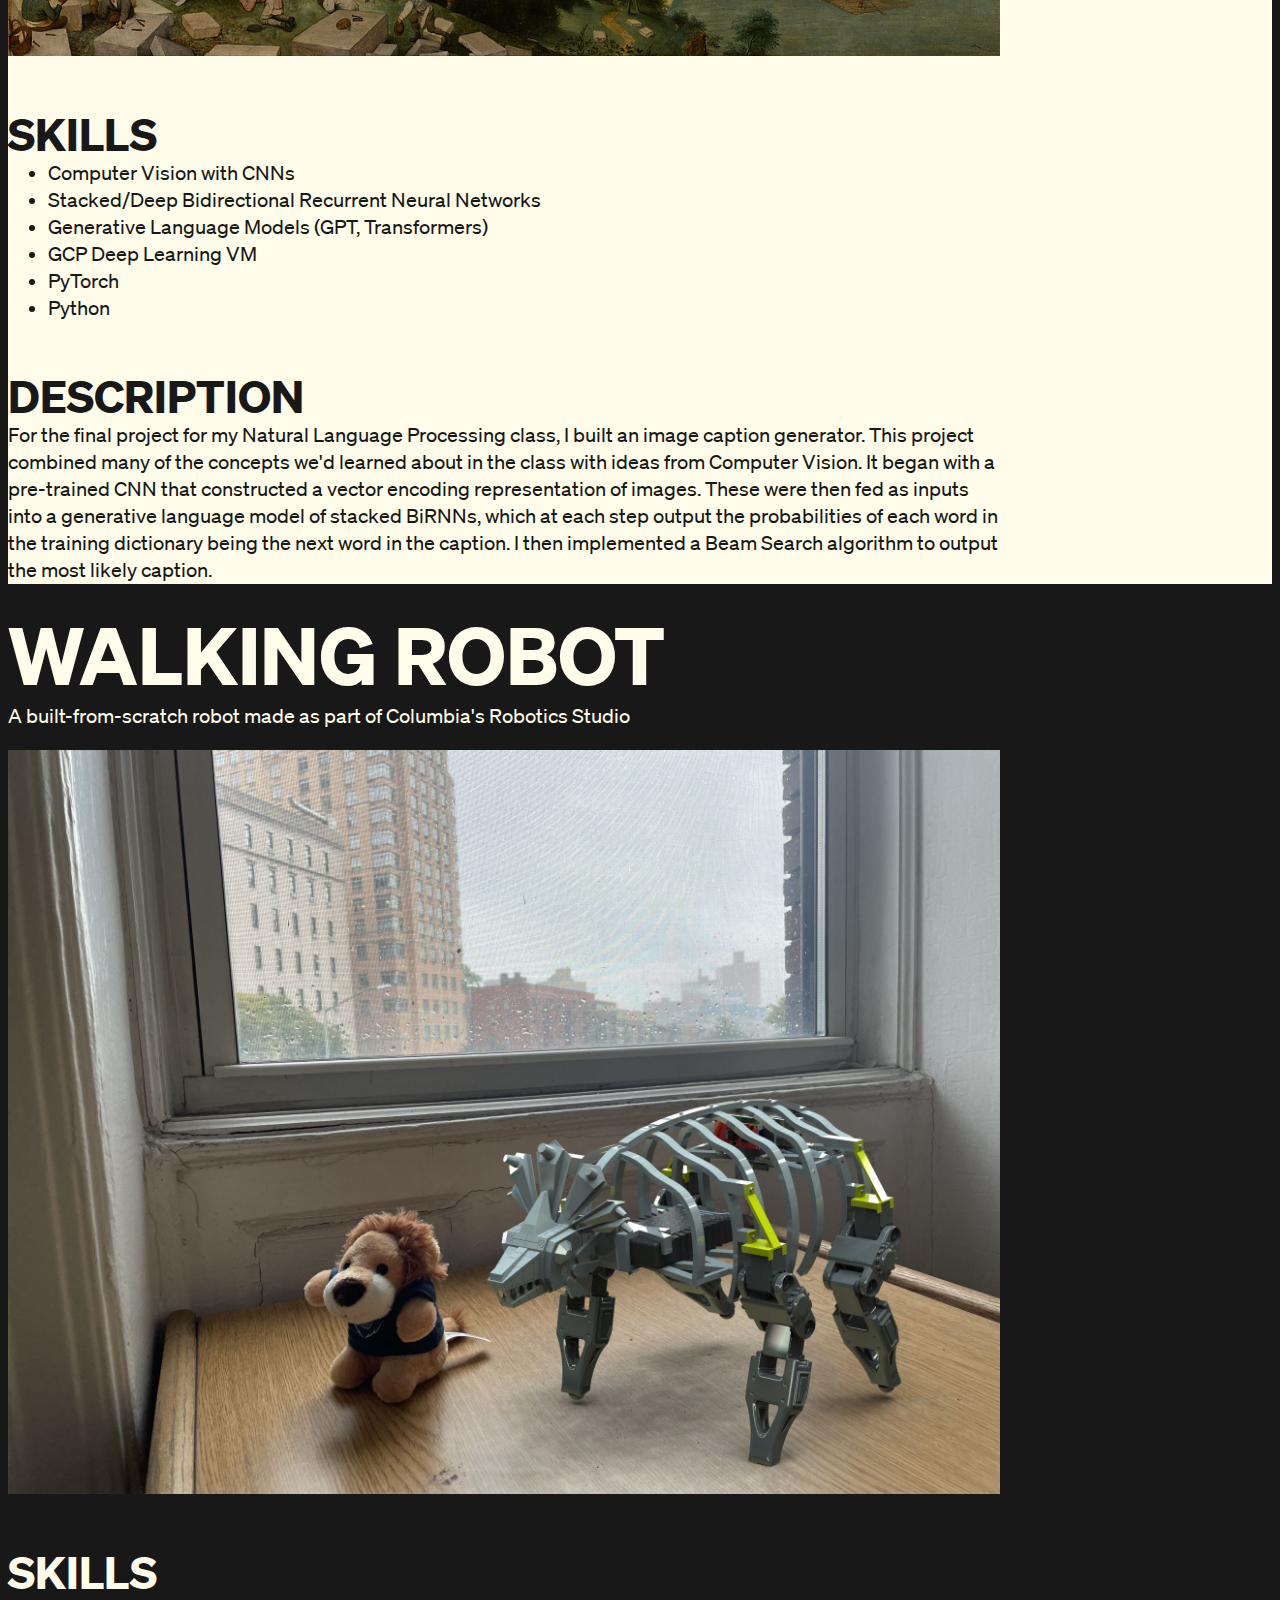
<file: projects.html>
<!doctype html>
<html lang="en">
  <head>
    <meta charset="utf-8">
    <meta name="viewport" content="width=device-width, initial-scale=1">
    <title>Steven Winnick's Website</title>
    <link href="https://cdn.jsdelivr.net/npm/bootstrap@5.2.2/dist/css/bootstrap.min.css" rel="stylesheet" integrity="sha384-Zenh87qX5JnK2Jl0vWa8Ck2rdkQ2Bzep5IDxbcnCeuOxjzrPF/et3URy9Bv1WTRi" crossorigin="anonymous">
    <link rel="stylesheet" href="style.css">
  </head>
  <body>
    <script src="https://cdn.jsdelivr.net/npm/bootstrap@5.2.2/dist/js/bootstrap.bundle.min.js" integrity="sha384-OERcA2EqjJCMA+/3y+gxIOqMEjwtxJY7qPCqsdltbNJuaOe923+mo//f6V8Qbsw3" crossorigin="anonymous"></script>

    <!--Navigation Bar-->
    <nav class="navbar navbar-dark navbar-expand-lg fixed-top custom-navbar">
        <div class="container-fluid contains-navbar-insides align-items-stretch">
            <div class="container-fluid d-flex p-0 minimized-navbar-insides">
                <div class="container-fluid d-flex align-items-center ps-1 pe-3">
                    <a href="index.html" class="navbar-brand pt-2 pb-2 ps-2 pe-0 me-0"><span class="h1 top-left-name-text">STEVEN WINNICK</span></a>
                </div>

                <div class="container-fluid d-flex align-items-center ms-auto p-0">
                    <a href="https://linkedin.com/in/stevenwinnick" class="ms-auto social-link linkedin-img" target="_blank" rel="noopener noreferrer"><img src="img/linkedin-cream.png" class="float-end social-icon-image" style="width: 20px; padding: 0;"></img></a>
                    <a href="https://github.com/stevenwinnick" class="ms-1 pe-1 social-link github-img" target="_blank" rel="noopener noreferrer"><img src="img/github-cream.png" class="float-end social-icon-image" style="width: 20px; padding: 0;"></img></a>
                </div>

                <div class="d-flex align-items-center pe-1">
                    <button
                        class="navbar-toggler ps-2 pe-2"
                        type="button"
                        data-bs-toggle="collapse"
                        data-bs-target="#navmenu"
                        style="border: none; border-radius: 0px;"
                    >
                        <span class="navbar-toggler-icon rotate-icon"></span>
                    </button>
                </div>
            </div>
            
            <div class="collapse navbar-collapse align-items-stretch p-0 nav-pages" id="navmenu">
                <div class="navbar-nav">
                    <a href="home.html" class="container-fluid d-flex justify-content-center align-items-center nav-link nl-home">HOME</a>
                    <a href="about.html" class="container-fluid d-flex justify-content-center align-items-center nav-link nl-about">ABOUT</a>
                    <a href="projects.html" class="container-fluid d-flex justify-content-center align-items-center text-nowrap nav-link nav-link-active nl-projects">SOME PROJECTS I'M<br>PROUD TO SHARE</a>
                    <a href="https://drive.google.com/file/d/17jHs-lGyFanjH1GBPOZNlB5fl1YMSl2K/view" class="container-fluid d-flex justify-content-center align-items-center nav-link nl-resume" target="_blank" rel="noopener noreferrer">RESUME</a>
                    <a href="contact.html" class="container-fluid d-flex justify-content-center align-items-center nav-link nl-contact">CONTACT</a>
                </div>
            </div>

        </div>
    </nav>
    
    <!--Main Body Content-->
    <div class="container-fluid">
        <div class="row projects-inverted" style="height: 65px"></div>
        <div class="row projects-inverted">
            <div class="col-12">
                <p class="text-center intro-hey" style="text-transform: uppercase; margin-bottom: 0px">Projects</p>
                <p class="text-center project-body">A bit about my favorite projects I've worked on and what I learned from each</p>
            </div>
        </div>
        <!--Pitch Perfect-->
        <div class="row d-flex justify-content-center pt-3 projects-inverted">
            <div class="col-12 projects-col">
                <a id="pitch" class="pt-5"></a>
                <p class="project-title">PITCH PERFECT</p>
                <p class="project-body">A hardware-accelerated real-time
                    phase vocoder for pitch scaling, built on the Intel/Altera Cyclone V DE1-SOC FPGA</p>
            </div>
            <div class="row"></div>
            <div class="col-12 pb-2 projects-col">
                <img src="img/greenboard.png" class="p-1 project-img" style="width: 100%;"></img>
            </div>
            <div class="row"></div>
            <div class="col-12 projects-col">
                <p class="project-subhead">SKILLS</p>
                <ul class="ps-3 project-body">
                    <li>Embedded System Design</li>
                        <ul>
                            <li>Designing hardware circuitry to perform complex, multi-step mathematical algorithms</li>
                            <li>SystemVerilog hardware description</li>
                            <li>Intel Quartus and QSys Platform Designer</li>
                            <li>Interfacing with prebuilt hardware components</li>
                            <li>Circuitry timing</li>
                            <li>Fixed-point mathematical operations in hardware</li>
                        </ul>   
                    <li>C Programming</li>
                    <ul>
                        <li>Linux Kernel hacking to allow software to interface with hardware</li>
                        <li>Embedded system simulation in C</li>
                    </ul>
                    <li>Digital Signal Processing</li>
                        <ul>
                            <li>Fast Fourier Transform</li>
                            <li>Phase Vocoder Algorithm</li>
                        </ul> 
                </ul>
                <p class="project-subhead">DESCRIPTION</p>
                <p class="pb-3 project-body">In my last semester of college, I decided to take an Electrical Engineering capstone class, <a class="par-link-inv align-self-center" href="http://www.cs.columbia.edu/~sedwards/classes/2024/4840-spring/index.html" target="_blank" rel="noopener noreferrer">Embedded Systems</a>, despite not actually being an Electrical Engineering major. I had really enjoyed an EE class that I'd taken in which we'd built up a working CPU able to execute assembled machine code from basic logic gates, and I was curious about how other hardware systems worked. I had also taken Operating Systems the semester before and was curious about the physical connections between hardware peripherals and software. I hadn't taken the recommended prerequisite classes for Embedded Systems, but I was curious enough about its content that I figured I'd be able to catch up where I needed. The class ended up being a great experience. I learned all about the most important components of modern embedded systems (memory, networking, USB, video, etc.), including their histories and how they're commonly implemented now.</p>
                <p class="pb-3 project-body">The course also included a semester-long group project in which we got to work closely with our professor to design and then implement a project with both hardware and software components on an FPGA. My group of 3 decided to build a pitch shifter/scaler that would take in audio from our FPGA's 3.5mm audio input line and scale it's pitch entirely in hardware using a custom circuit we designed, then play back the audio to the board's output line, with the level of pitch scaling being controlled via software. To do so, we first started by researching different pitch scaling algorithms and implementing them in Python to gain a thorough understanding of the workings of each and decide which sounded the best for our use case. We landed on a version of the <a class="par-link-inv align-self-center" href="https://en.wikipedia.org/wiki/Phase_vocoder" target="_blank" rel="noopener noreferrer">Phase Vocoder</a> algorithm with transient detection for improved vertical coherence. We then implemented the algorithm in C, simulating intended hardware implementation by using fixed-size memory buffers, polar coordinate conversion of transformed frequency-domain signals to remove the need for trigonometric hardware calculations, and a real-time streaming interface, among others features. Once we were satisfied with the sound of our C implementation, we got to work designing circuits for our board, which was able to reconfigure itself to test our specified circuitry. You can find the code for Pitch Perfect <a class="par-link-inv align-self-center" href="https://github.com/sanjayrajasekharan/pitch-perfect">here</a> and our final presentation slides <a class="par-link-inv align-self-center" href="http://www.cs.columbia.edu/~sedwards/classes/2024/4840-spring/reports/Harmony-Hand-presentation.pdf">here</a>.</p>
            </div>
        </div>
        <!--Sonic Canvas-->
        <div class="row d-flex justify-content-center pt-3">
            <div class="col-12 projects-col">
                <a id="waves" class="pt-5"></a>
                <p class="project-title">SONIC CANVAS</p>
                <p class="project-body">A creative tool for quickly testing sound wave samples</p>
            </div>
            <div class="row"></div>
            <div class="col-12 pb-2 projects-col">
                <img src="img/soundwaves.png" class="p-1 project-img" style="width: 100%;"></img>
            </div>
            <div class="row"></div>
            <div class="col-12 projects-col">
                <p class="project-subhead">SKILLS</p>
                <ul class="ps-3 project-body">
                    <li>Digital audio</li>
                        <ul>
                            <li>WebAudio</li>
                            <li>Digital Signal Processing</li>
                        </ul>   
                    <li>Creative design</li>
                    <li>JavaScript</li>
                </ul>
                <p class="project-subhead">DESCRIPTION</p>
                <p class="pb-3 project-body">In the fall semester of 2023, I took a computer science elective class called Computational Sound. In it, I got to learn all about how computers are used to make sounds and music, from audio recording to digital signal processing, to acoustic effects, to algorithmic composition, to live coding and more. In a homework assignment for the class, we were asked to do physical modeling of a sound: thinking about the physical motion which emits the pressure wave of a real-world sound (like a babbling brook or a snapping branch) and recreating said sound using digital audio synthesis. During this assignment, I thought it would've been really convenient to have a tool where I could quickly draw a sound wave and hear what it would sound like, rather than doing all the work of programming one, only to have it sound different than I expected. I was also curious what different wave shapes - like a half-sine-wave, half-square-wave - would sound like, and such a tool would make it easy to find out. Since I couldn't find anything online that did what I was looking for, I decided to make it myself.</p>
                <p class="pb-3 project-body">Sonic Canvas is pretty fun to use - you should try it <a class="par-link align-self-center" href="waves.html" target="_blank" rel="noopener noreferrer">here</a>. It starts by taking the pixel-based points plotted by the user's drawing and converting them to an audio wave. To ensure a smooth transition between repetitions of the wave, whatever the user draws is virtually rotated (using the standard two-dimensional rotation matrix without scaling) to treat the start an end as both having a signal of 0, with the shape of the wave remaining unchanged. To convert this set of points in two dimensions into a one-dimensional WebAudio audio buffer source, I linearly interpolate between points whose x-values differ by more than 1. If the x-values double back and start decreasing, they're ignored until new x-values are seen. Conveniently, a typical modern screen's pixel density is such that sound waves formed this way from a drawing in a browser played back at a sample rate of 44.1 kHz typically have an audible and pleasant pitch (even if the timbre is a bit abrasive). The drawing is then animated to show the new sound wave, the audio is played, and then the audio fades out as the drawing leaves the screen. To allow multiple sounds to play at once, the audio buffers, sources, and their associated gain nodes are placed in a circular array, with the non-reusable buffer sources re-instantiated on their array index's reuse.</p>
                <p class="pb-3 project-body">While working on this project, I though that another interesting direction it could go in would be as a tool giving fine control over shaping the wave, really allowing users to dial in a particular shape and sound, then download it to use as a sample. While I think that would be super cool functionality built into a synthesizer (maybe even a way to draw an entire wavetable...), after hearing the types of sounds that came out of my drawings, I decided that I wanted to keep the feel of this project a little more creative and less serious. I really liked how approachable and low-stakes it felt to have the waves dance off the screen and erase the text in the center, and it was fun to see my friends who knew nothing about the sounds of different wave shapes try things like drawing their signatures or self-portraits to see how they would sound.</p>
            </div>
        </div>
        <!--Spyglass-->
        <div class="row d-flex justify-content-center pt-3 projects-inverted">
            <div class="col-12 projects-col">
                <a id="spyglass" class="pt-5"></a>
                <p class="project-title">SPYGLASS</p>
                <p class="project-body">An application for monitoring and validating SCTE-35 cues in MPEG-DASH and HLS video streams to ensure proper advertisement placement</p>
            </div>
            <div class="row"></div>
            <div class="col-12 pb-2 projects-col">
                <img src="img/spyglass.webp" class="p-1 project-img" style="width: 100%;"></img>
            </div>
            <div class="row"></div>
            <div class="col-12 projects-col">
                <p class="project-subhead">SKILLS</p>
                <ul class="ps-3 project-body">
                    <li>Digital video</li>
                        <ul>
                            <li>OTT video streaming</li>
                            <li>ABR streaming (HLS and MPEG-DASH protocols)</li>
                            <li>Low-level video encoding and compression (YCbCr and chroma subsampling, motion estimation, DCT, video codecs, etc.)</li>
                            <li>AWS Media Content Distribution Suite (MediaLive, MediaStore, MediaConnect, etc.)</li>
                        </ul>   
                    <li>SCTE-35 protocol</li>
                    <li>Dynamic Ad Insertion</li>
                    <li>AWS DynamoDB SDK and database design</li>
                    <li>Docker and Kubernetes</li>
                    <li>GraphQL</li>
                    <li>JavaScript and React</li>
                    <li>Python and Flask</li>
                </ul>
                <p class="project-subhead">DESCRIPTION</p>
                <p class="pb-3 project-body">For my second big project as a Software Engineer Intern at Paramount, I was tasked with creating an application for ensuring that SCTE-35 cue messages are properly inserted into HLS and MPEG-DASH video streams. All of my team's apps have a nautical-themed title, so we decided to call this Spyglass, since that's what a pirate uses to look ahead see what's approaching before they reach it. The application started as a stripped-down version of another app that my team had built with a similar architecture, containing only the bare essentials to deploy with Docker and our CI/CD framework. I began by creating a Python/Flask backend to take in and parse encoded SCTE messages. To determine which sections of cue messages were necessary to consider given the project's goal of improving advertisement placement, I read (skimmed) through the 100+ page <a class="par-link-inv align-self-center" href="https://www.scte.org/standards/library/catalog/scte-35-digital-program-insertion-cueing-message/" target="_blank" rel="noopener noreferrer">SCTE-35 standard</a>. I then wrote code to verify and log the validity of incoming cues in an AWS DynamoDB, which required some thinking about how to design the data structure containing this information to allow for efficient lookup, and unit tests to make the application easier for my team to maintain after my internship ends. Because I was able to finish this project a couple weeks before my internship ended, I had the opportunity to integrate it with my team's main frontend monitoring system, a Next.js app using GraphQL. To do so, I created GraphQL queries to retrieve networks' logged cues, then displayed them in a React table, and added the ability for users to filter by date, time, and substring match.</p>
                <p class="pb-3 project-body">This project offered a ton of learning opportunities, both relating to the tools used to create it, and to digital video in general. For example, while debugging, I learned all about Docker and Kubernetes, which my team used to deploy all of our interconnected apps. I also wanted to take advantage of my time being on a team that focused on video distribution and delivery for the summer and learn all that I could about digital video. My great mentors shared lots of resources with me, and I spent a lot of time reading about and discussing all aspects of digital video, from how cameras work to encoding and compression to distribution to digital displays.</p>
            </div>
        </div>
        <!--SyllableGPT-->
        <div class="row d-flex justify-content-center pt-3">
            <div class="col-12 projects-col">
                <a id="syllablegpt" class="pt-5"></a>
                <p class="project-title">SyllableGPT</p>
                <p class="project-body">A generative large language model based on GPT, modified so that it tends to generate words with matching vowel sounds and rhyming syllables for better performance in writing poetry and song lyrics</p>
            </div>
            <div class="row"></div>
            <div class="col-12 pb-2 projects-col">
                <img src="img/syllablegpt.jpg" class="p-1 project-img" style="width: 100%;"></img>
            </div>
            <div class="row"></div>
            <div class="col-12 projects-col">
                <p class="project-subhead">SKILLS</p>
                <ul class="ps-3 project-body">
                    <li>Large Language Models</li>
                    <li>HuggingFace Transformers</li>
                    <li>PyTorch</li>
                    <li>Python</li>
                </ul>
                <p class="project-subhead">DESCRIPTION</p>
                <p class="pb-3 project-body">When I first got access to ChatGPT, what impressed me the most about it were its responses to prompts asking it to generate poems or song lyrics about a certain topic because of how it was able to rhyme line endings while maintaining a coherent message. However, it soon became apparent that there were some major limitations in ChatGPT's songwriting ability, and I had some ideas about how to improve it that I wanted to test out. For one, ChatGPT really likes to start verses with the words "listen up," which leads to some repetitive lyric generation across themes. More importantly, however, is that ChatGPT typically only rhymes words at the end of consecutive lines. While this is still very impressive at first, it doesn't really reflect how song lyrics typically rhyme, where throughout multiple lines words are connected by rhymes and matching vowel sounds that can stretch across multiple consecutive syllables. My first idea for a way to improve upon this was to fine-tune a GPT model by training it on a dataset of song lyrics. The GPT model that I used as a starting point was OpenAI's GPT-2, a predecessor to ChatGPT, which I chose because HuggingFace has a version of it's language modeling head available that is well-documented and something I could run on my own laptop.</p>
                <p class="pb-3 project-body">I then decided to try adding logic to the decoder that further boosts the number of internal rhymes generated by rescoring words during generation to boost the score of words that rhyme with what has already been generated. When a GPT model does language modeling to generate text, it generates new words one at a time by (essentially) assigning each word a probability that it gets generated next. SyllableGPT adds to the pre-probability scores of the most likely words for each of the internal rhymes and matching syllables they share with what has already been generated. To do this, it uses <a class="par-link align-self-center" href="#rhymenet" target="_blank" rel="noopener noreferrer">RhymeNet</a>, a previous project of mine. It also generates a "likely vocabulary" of what it expects to be generated in the future based on what it has already, and rescores words to a lower degree based on matches with the likely future vocabulary. In the future, I'd like to try implementing similar logic on a larger and more advanced language model in the hope of achieving more coherent results. I'd also like to figure out a way to work similar rhyme-generating functionality directly into the decoder logic in a way that can be trained directly with backpropagation. You can find the code for this project and try out SyllableGPT for yourself <a class="par-link align-self-center" href="https://github.com/stevenwinnick/SyllableGPT" target="_blank" rel="noopener noreferrer">here</a>.</p>
            </div>
        </div>
        <!--Foghorn API-->
        <div class="row d-flex justify-content-center pt-3 projects-inverted">
            <div class="col-12 projects-col">
                <a id="foghorn" class="pt-5"></a>
                <p class="project-title">FOGHORN API</p>
                <p class="project-body">A tool for Software Engineers at Paramount to easily log messages to a unified location and recieve Slack alerts when sections of code are executed</p>
            </div>
            <div class="row"></div>
            <div class="col-12 pb-2 projects-col">
                <img src="img/foghorn.jpg" class="p-1 project-img" style="width: 100%;"></img>
            </div>
            <div class="row"></div>
            <div class="col-12 projects-col">
                <p class="project-subhead">SKILLS</p>
                <ul class="ps-3 project-body">
                    <li>A variety of AWS Cloud Services (Lambda, API Gateway, IAM, CloudWatch, CloudFormation)</li>
                    <li>Designing and creating a secure access management system</li>
                    <li>Deploying Infrastructure as Code with the Serverless Framework</li>
                    <li>GitHub Workflows for automatic deployment to development, QA, and production environments</li>
                    <li>External API integration (Slack API)</li>
                    <li>JavaScript</li>
                    <li>Python</li>
                </ul>
                <p class="project-subhead">DESCRIPTION</p>
                <p class="pb-3 project-body">For my first project as a Software Engineer Intern at Paramount, I was tasked with creating an eagerly-requested API that would allow developers to easily log messages to a unified location when sections of their code were run. To do this, I created an API using AWS Lambda functions that would interact with CloudWatch to log messages. I then added functionality allowing engineers to send these messages to Slack by integrating with Slack's API. Because the rest of my team's tools were named to followed a nautical theme and this can be used for sending alerting notifications, we named this Foghorn. To deploy Foghorn, I learned how to use the Serverless Framework, which made it simple to deploy development and production versions without directly interacting with the AWS console.</p>
            </div>
        </div>
        <!--RhymeNet-->
        <div class="row d-flex justify-content-center pt-3">
            <div class="col-12 projects-col">
                <a id="rhymenet" class="pt-5"></a>
                <p class="project-title">RhymeNet</p>
                <p class="project-body">An English language database containing information about both words' phoenetic and written syllable divisions</p>
            </div>
            <div class="row"></div>
            <div class="col-12 pb-2 projects-col">
                <img src="img/RhymesHighlighted.jpg" class="p-1 project-img" style="width: 100%;"></img>
            </div>
            <div class="row"></div>
            <div class="col-12 projects-col">
                <p class="project-subhead">SKILLS</p>
                <ul class="ps-3 project-body">
                    <li>Database design and creation</li>
                    <li>Linguistic theory (phonemes, syllabization, consonant clustering)</li>
                    <li>Data intake, cleaning, and preprocessing</li>
                    <li>Python</li>
                </ul>
                <p class="project-subhead">DESCRIPTION</p>
                <p class="pb-3 project-body">As part of my music analysis work, I had the idea to analyze song lyrics through the lens of word sounds, as opposed to something like lyrical content. When starting this project, I realized that no dataset existed parsing lyrics by sound and decided to create one for myself. I also thought that a network connecting words by their shared sounds would be useful both for this project and potentially other related ones, which ended up becoming RhymeNet. To create this database, I started with the <a class="par-link align-self-center" href="http://www.speech.cs.cmu.edu/cgi-bin/cmudict" target="_blank" rel="noopener noreferrer">CMU Pronouncing Dictionary</a>, which contains the sounds/phonemes used to pronounce over 134,000 words. Because syllable divisions are so important in song lyrics, I created an algorithm to automatically parse these phoenetic pronunciations of words into syllables based on the linguistic theory of <a class="par-link align-self-center" href="https://www.tandfonline.com/doi/abs/10.1080/00437956.1978.11435661" target="_blank" rel="noopener noreferrer">"greedy onset clustering"</a> and added sections of the network connecting words by their shared syllables, vowel sounds, and rhyming endings. You can download RhymeNet <a class="par-link align-self-center" href="https://github.com/stevenwinnick/RhymeNet" target="_blank" rel="noopener noreferrer">here</a>.</p>
            </div>
        </div>
        <!--Sheepshead AI-->
        <div class="row d-flex justify-content-center pt-3 projects-inverted">
            <div class="col-12 projects-col">
                <a id="sheepshead" class="pt-5"></a>
                <p class="project-title">SHEEPSHEAD AI</p>
                <p class="project-body">During our Spring Break, my friend <a class="par-link-inv align-self-center" href="https://www.linkedin.com/in/adam-strupp-51b82319a/" target="_blank" rel="noopener noreferrer">Adam</a> and I built a simulator of our favorite card game, Sheepshead, then trained an AI to play it using Monte Carlo Simulation and Deep Reinforcement Learning</p>
            </div>
            <div class="row"></div>
            <div class="col-12 pb-2 projects-col">
                <img src="img/RoyalFlush.jpg" class="p-1 project-img" style="width: 100%;"></img>
            </div>
            <div class="row"></div>
            <div class="col-12 projects-col">
                <p class="project-subhead">SKILLS</p>
                <ul class="ps-3 project-body">
                    <li>AI game playing</li>
                    <li>Deep Reinforcement Learning</li>
                    <li>Monte Carlo Simulation</li>
                    <li>TensorFlow</li>
                    <li>Python</li>
                </ul>
                <p class="project-subhead">DESCRIPTION</p>
                <p class="pb-3 project-body">Whenever I'm home from college, my friends and I get together to play <a class="par-link-inv align-self-center" href="https://en.wikipedia.org/wiki/Sheepshead_(card_game)" target="_blank" rel="noopener noreferrer">Sheepshead,</a> a strategy- and memory-based card game. On one of these nights, someone brought up the idea of building a website where we would be able to play together while living at colleges over 1,000 miles apart, which spawned the idea of trying to build a bot that could beat us. During Spring Break 2023, my friend <a class="par-link-inv align-self-center" href="https://www.linkedin.com/in/adam-strupp-51b82319a/" target="_blank" rel="noopener noreferrer">Adam</a> and I decided to tackle the challenge. We started by mapping out on paper how we would model the game, then built that model in Python. The model included a player class, who would be able to take their turn by selecting from a list of allowed plays. Then, we were able to train the AI to play by simulating millions of games with other bot players. It works by evalutating all allowed moves and deciding after which one it has the highest chance of winning, based on it's training data. Using deep reinforcement learning, it is even able to generalize and make predictions in situations that it hasn't seen before. After a certain number of training episodes, we update the other bots the AI is simulated against to match the AI's current decision-making, increasing the strength of it's competition and forcing the bot to make smarter plays. You can find our code <a class="par-link-inv align-self-center" href="https://github.com/stevenwinnick/Sheepshead" target="_blank" rel="noopener noreferrer">here</a>.</p>
            </div>
        </div>
        <!--MIDI Interpreter-->
        <div class="row d-flex justify-content-center pt-3">
            <div class="col-12 projects-col">
                <a id="midi-interpreter" class="pt-5"></a>
                <p class="project-title">MIDI INTERPRETER</p>
                <p class="project-body">A program allowing me to customize the inputs programs interpret from my MIDI keyboard so I can use it for keyboard shortcuts</p>
            </div>
            <div class="row"></div>
            <div class="col-12 pb-2 projects-col">
                <img src="img/MidiKeyboard.jpg" class="p-1 project-img" style="width: 100%;"></img>
            </div>
            <div class="row"></div>
            <div class="col-12 projects-col">
                <p class="project-subhead">SKILLS</p>
                <ul class="ps-3 project-body">
                    <li>Linux Kernel</li>
                    <li>Operating Systems</li>
                    <li>Low-level electronic hardware</li>
                    <li>AppleScript</li>
                </ul>
                <p class="project-subhead">DESCRIPTION</p>
                <p class="pb-3 project-body">In my free time, I love to make music with my MIDI keyboard. I always found it strange, though, that my keyboard had buttons that weren't used by the music creation software it came bundled with, and that the same software had QWERTY keyboard shortcuts that weren't playable with my MIDI one. To rectify this, I found software that would let me see the exact inputs my laptop was registering when I pressed different buttons on my keyboard, then created scripts so that my computer would reinterpret those buttons as QWERTY keys before they were registered by the music software. The code will work for anyone with the same keyboard, and can be found <a class="par-link align-self-center" href="https://github.com/stevenwinnick/SessionViewMIDI" target="_blank" rel="noopener noreferrer">here</a> along with instructions for using it.</p>
            </div>
        </div>
        <!--Image Captioner-->
        <div class="row d-flex justify-content-center pt-3 projects-inverted">
            <div class="col-12 projects-col">
                <a id="image-captioner" class="pt-5"></a>
                <p class="project-title">IMAGE CAPTIONER</p>
                <p class="project-body">For the final project for my Natural Language Processing class, I built an image caption generator</p>
            </div>
            <div class="row"></div>
            <div class="col-12 pb-2 projects-col">
                <img src="img/TowerOfBabel.jpg" class="p-1 project-img" style="width: 100%;"></img>
            </div>
            <div class="row"></div>
            <div class="col-12 projects-col">
                <p class="project-subhead">SKILLS</p>
                <ul class="ps-3 project-body">
                    <li>Computer Vision with CNNs</li>
                    <li>Stacked/Deep Bidirectional Recurrent Neural Networks</li>
                    <li>Generative Language Models (GPT, Transformers)</li>
                    <li>GCP Deep Learning VM</li>
                    <li>PyTorch</li>
                    <li>Python</li>
                </ul>
                <p class="project-subhead">DESCRIPTION</p>
                <p class="pb-3 project-body">For the final project for my Natural Language Processing class, I built an image caption generator. This project combined many of the concepts we'd learned about in the class with ideas from Computer Vision. It began with a pre-trained CNN that constructed a vector encoding representation of images. These were then fed as inputs into a generative language model of stacked BiRNNs, which at each step output the probabilities of each word in the training dictionary being the next word in the caption. I then implemented a Beam Search algorithm to output the most likely caption.</p>
            </div>
        </div>
        <!--Walking Robot-->
        <div class="row d-flex justify-content-center pt-3">
            <div class="col-12 projects-col">
                <a id="walking-robot" class="pt-5"></a>
                <p class="project-title">WALKING ROBOT</p>
                <p class="project-body">A built-from-scratch robot made as part of Columbia's Robotics Studio</p>
            </div>
            <div class="row"></div>
            <div class="col-12 pb-2 projects-col">
                <img src="img/WalkingRobotRender.jpg" class="p-1 project-img"></img>
            </div>
            <div class="row"></div>
            <div class="col-12 projects-col">
                <p class="project-subhead">SKILLS</p>
                <ul class="ps-3 project-body">
                    <li>Robotic Movement</li>
                    <li>Solidworks</li>
                    <li>Combining 3D printing with purchased hardware</li>
                    <li>Electronics and Soldering</li>
                    <li>Ubuntu and Bash scripting</li>
                    <li>Python</li>
                </ul>
                <p class="project-subhead">DESCRIPTION</p>
                <p class="pb-3 project-body">As part of Columbia's Robotics Studio, I built a walking robot. Nicknamed the "Trice-Robot," this triceratops-fossil-shaped robot started as a hand-sketched design, which <a class="par-link align-self-center" href="https://www.linkedin.com/in/yuting-li-3a0244220" target="_blank" rel="noopener noreferrer">Rex Li</a> and I then modeled in its entirety in SolidWorks, down to every last screw and insert. After 3D-printing and assembling the robot, we cut up and soldered cables to wire the electronics and installed an onboard computer. We used Bash scripts to configure the computer to send us an email with it's IP Address upon startup, allowing us to control our robot remotely with an SSH connection. I did some <a class="par-link align-self-center" href="https://en.wikipedia.org/wiki/Inverse_kinematics#Numerical_solutions_to_IK_problems" target="_blank" rel="noopener noreferrer">math</a> to figure out how to rotate the servo motors to give us a smooth walking path, then wrote some error-handling code to control all 8 servos simultaneously and let our robot walk.</p>
            </div>
        </div>
        <!--Neural Network-->
        <div class="row d-flex justify-content-center pt-3 projects-inverted">
            <div class="col-12 projects-col">
                <a id="neural-network" class="pt-5"></a>
                <p class="project-title">NEURAL NETWORK</p>
                <p class="project-body">To gain a better understanding of deep learning, I built a neural network from scratch</p>
            </div>
            <div class="row"></div>
            <div class="col-12 pb-2 projects-col">
                <img src="img/NeuralNetwork.jpg" class="p-1 project-img" style="width: 100%;"></img>
            </div>
            <div class="row"></div>
            <div class="col-12 projects-col">
                <p class="project-subhead">SKILLS</p>
                <ul class="ps-3 project-body">
                    <li>Neural networks and deep learning</li>
                    <li>Numpy and Pandas</li>
                    <li>Other machine learning methods (k-nearest neighbors, k-means, decision trees, support vector machines)</li>
                    <li>Python</li>
                </ul>
                <p class="project-subhead">DESCRIPTION</p>
                <p class="pb-3 project-body">After my tech strategy internship ended, I wanted to get a deeper understanding of deep learning, specifically neural networks and how they work, so I built one from scratch using Python. My neural net uses a sigmoid activation function for an added computational challenge and manually calculates and applies partial derivatives for backpropagation. It can also scale to contain any number of hidden layers, each of any size, that it is initialized with, and accepts both batches and individual inputs. You can find the code for this project <a class="par-link-inv align-self-center" href="https://github.com/stevenwinnick/DeepLearningNeuralNetworkFromScratch" target="_blank" rel="noopener noreferrer">here</a>.</p>
            </div>
        </div>
        <!--Paramount Tech Strategy Internship-->
        <div class="row d-flex justify-content-center pt-3">
            <div class="col-12 projects-col">
                <a id="paramount-tech-strategy" class="pt-5"></a>
                <p class="smaller-project-title">TECH STRATEGY INTERNSHIP</p>
                <p class="project-body">During the summer of 2022, I was an intern at Paramount on the Technology Strategy team</p>
            </div>
            <div class="row"></div>
            <div class="col-12 pb-2 projects-col">
                <img src="img/ParamountLogo.jpg" class="p-1 project-img" style="width: 100%;"></img>
            </div>
            <div class="row"></div>
            <div class="col-12 projects-col">
                <p class="project-subhead">SKILLS</p>
                <ul class="ps-3 project-body">
                    <li>Innovation strategy</li>
                    <li>SAFe Agile</li>
                    <li>Presentations</li>
                    <li>Effective office communication</li>
                    <li>Research and information synthesis</li>
                </ul>
                <p class="project-subhead">DESCRIPTION</p>
                <p class="pb-3 project-body">Over the summer, I had the very cool opportunity to intern at <a class="par-link align-self-center" href="https://www.paramount.com" target="_blank" rel="noopener noreferrer">Paramount</a> as part of the Tech Strategy team. As the team's Innovation Intern, my work primarily revolved around defining the innovation strategy for the Paramount+ and PlutoTV streaming apps. Using thorough research, I was able to assist with evaluating potential R&D initiatives and craft recommendations for tech innovation schemes. Later in the summer, I got to see some of my proposals through by joining a cross-functional team that worked to streamline the process for receiving executive buy-in for experimental projects. I was even asked to present some of my recommendations to the Paramount Streaming CTO, which was a great experience. After my internship ended, work continued on this project by my team at Paramount continuing to build processes based on information we had researched together. I was super excited to hear about the company hackathon that happened when I was back in school, which had over 400 participants, and especially that several of the ideas from the hackathon had continued to receive support and be built out into new Paramount streaming features.</p>
            </div>
        </div>
        <!--Sonar Internship-->
        <div class="row d-flex justify-content-center pt-3 projects-inverted">
            <div class="col-12 projects-col">
                <a id="sonar" class="pt-5"></a>
                <p class="project-title">SONAR INTERNSHIP</p>
                <p class="project-body">After my first year of college, I was a Product Manager and Software Engineer intern at Sonar, a digital health startup</p>
            </div>
            <div class="row"></div>
            <div class="col-12 pb-2 projects-col">
                <img src="img/SonarPhoto.jpg" class="p-1 project-img" style="width: 100%;"></img>
            </div>
            <div class="row"></div>
            <div class="col-12 projects-col">
                <p class="project-subhead">SKILLS</p>
                <ul class="ps-3 project-body">
                    <li>Product Management</li>
                    <li>Competitive analysis</li>
                    <li>Web scraping</li>
                    <li>Figma</li>
                    <li>Numpy, Pandas, Django</li>
                    <li>Python</li>
                </ul>
                <p class="project-subhead">DESCRIPTION</p>
                <p class="pb-3 project-body">As a Product Manager intern at <a class="par-link-inv align-self-center" href="https://www.sonarhealth.co" target="_blank" rel="noopener noreferrer">Sonar</a>, I worked under the guidance of a team of medical experts from Columbia's Medical School to create specifications for some of the app's core features, which provide users with detailed information about specific aspects of their health. I then worked cross-functionally to guide design and engineering teams in building out these features and others. As a backend software engineer, I was able to build out some of the features I defined while learning about the software development process. Since Sonar's launch on the app store, it's been great to see that features of the app I helped build are now adding value to people's lives, especially as a user of the app myself. </p>
            </div>
        </div>
        <!--This Website-->
        <div class="row d-flex justify-content-center pt-3">
            <div class="col-12 projects-col">
                <a id="this-website" class="pt-5"></a>
                <p class="project-title">THIS WEBSITE</p>
            </div>
            <div class="row"></div>
            <div class="col-12 pb-2 projects-col">
                <img src="img/WebsiteScreenshot.png" class="p-1 project-img" style="width: 100%;"></img>
            </div>
            <div class="row"></div>
            <div class="col-12 projects-col">
                <p class="project-subhead">SKILLS</p>
                <ul class="ps-3 project-body">
                    <li>HTML and CSS</li>
                    <li>JavaScript</li>
                    <li>Bootstrap</li>
                    <li>Design with Figma</li>
                </ul>
                <p class="project-subhead">DESCRIPTION</p>
                <p class="pb-3 project-body">Rather than using a template to build my website, I decided to learn how to do it myself and use it as an opportunity to showcase my design ability. This site is built with <a class="par-link align-self-center" href="https://getbootstrap.com/docs/5.2/getting-started/introduction/" target="_blank" rel="noopener noreferrer">Bootstrap 5</a> and fully responsive, so it should display nicely on all screen sizes and types (but if something is broken, I'd really appreciate it if you could let me know via the <a class="par-link align-self-center" href="contact.html">contact</a> page). I think it turned out pretty well, don't you? :)</p>
            </div>
        </div>
       
        <!--Footer-->
        <div class="row d-flex align-content-center footer">
            <div class="col-12">
                <p class="text-center m-0">&copy 2024 Steven Winnick &#128526</p>
            </div>
        </div>
    </div>


  </body>
</html>
</file>
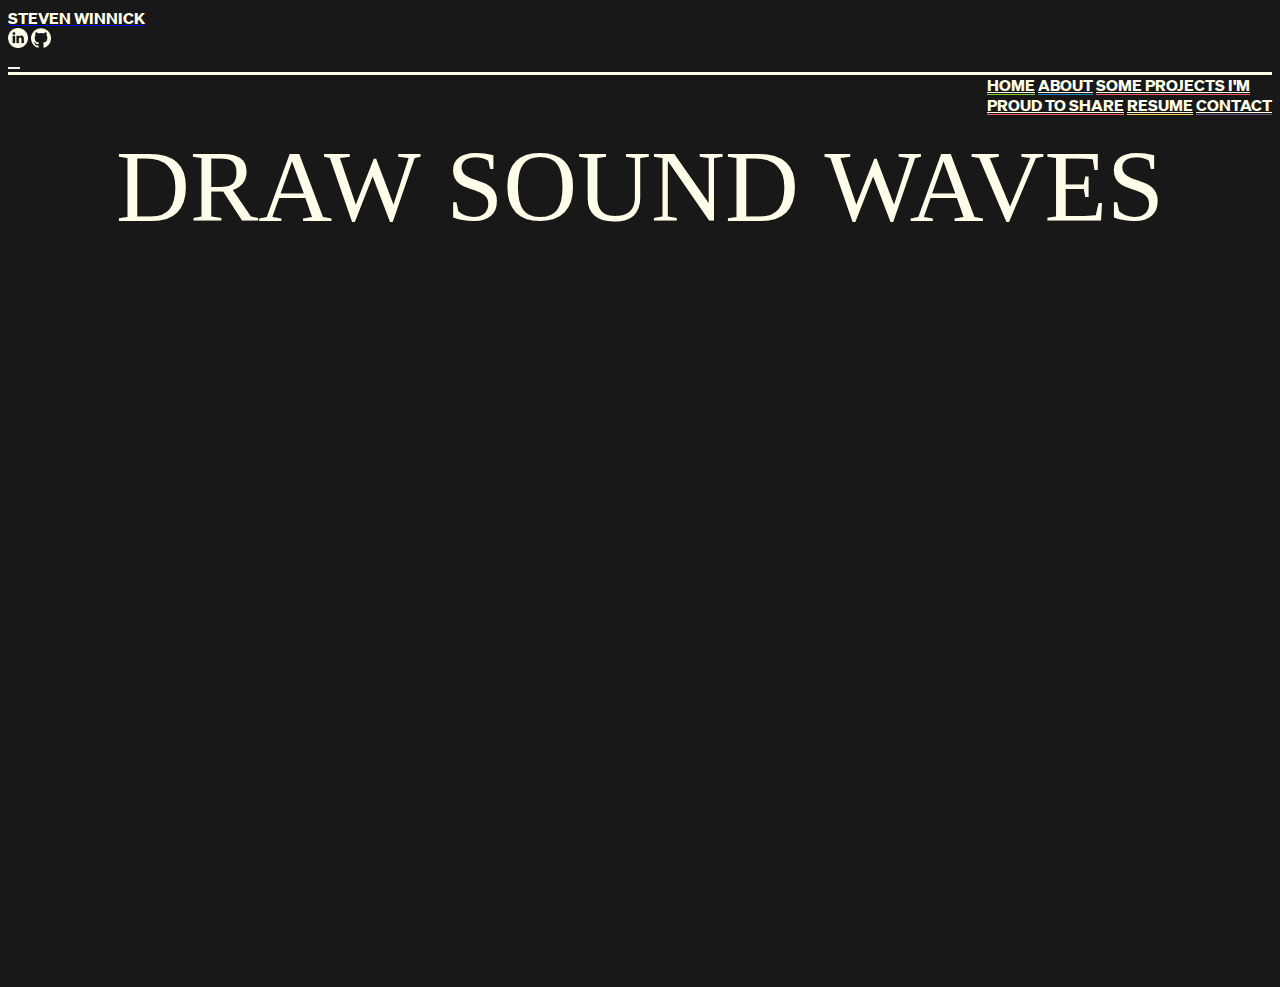
<file: waves.html>
<!doctype html>
<html lang="en">
  <head>
    <meta charset="utf-8">
    <meta name="viewport" content="width=device-width, initial-scale=1">
    <title>Sonic Canvas</title>
    <link href="https://cdn.jsdelivr.net/npm/bootstrap@5.2.2/dist/css/bootstrap.min.css" rel="stylesheet" integrity="sha384-Zenh87qX5JnK2Jl0vWa8Ck2rdkQ2Bzep5IDxbcnCeuOxjzrPF/et3URy9Bv1WTRi" crossorigin="anonymous">
    <link rel="stylesheet" href="style.css">
  </head>
  <body>
    <script src="https://cdn.jsdelivr.net/npm/bootstrap@5.2.2/dist/js/bootstrap.bundle.min.js" integrity="sha384-OERcA2EqjJCMA+/3y+gxIOqMEjwtxJY7qPCqsdltbNJuaOe923+mo//f6V8Qbsw3" crossorigin="anonymous"></script>

    <!--Navigation Bar-->
    <nav class="navbar navbar-dark navbar-expand-lg fixed-top custom-navbar">
        <div class="container-fluid contains-navbar-insides align-items-stretch">
            <div class="container-fluid d-flex p-0 minimized-navbar-insides">
                <div class="container-fluid d-flex align-items-center ps-1 pe-3">
                    <a href="index.html" class="navbar-brand pt-2 pb-2 ps-2 pe-0 me-0"><span class="h1 top-left-name-text">STEVEN WINNICK</span></a>
                </div>

                <div class="container-fluid d-flex align-items-center ms-auto p-0">
                    <a href="https://linkedin.com/in/stevenwinnick" class="ms-auto social-link linkedin-img" target="_blank" rel="noopener noreferrer"><img src="img/linkedin-cream.png" class="float-end social-icon-image" style="width: 20px; padding: 0;"></img></a>
                    <a href="https://github.com/stevenwinnick" class="ms-1 pe-1 social-link github-img" target="_blank" rel="noopener noreferrer"><img src="img/github-cream.png" class="float-end social-icon-image" style="width: 20px; padding: 0;"></img></a>
                </div>

                <div class="d-flex align-items-center pe-1">
                    <button
                        class="navbar-toggler ps-2 pe-2"
                        type="button"
                        data-bs-toggle="collapse"
                        data-bs-target="#navmenu"
                        style="border: none; border-radius: 0px;"
                    >
                        <span class="navbar-toggler-icon rotate-icon"></span>
                    </button>
                </div>
            </div>
            
            <div class="collapse navbar-collapse align-items-stretch p-0 nav-pages" id="navmenu">
                <div class="navbar-nav">
                    <a href="home.html" class="container-fluid d-flex justify-content-center align-items-center nav-link nl-home">HOME</a>
                    <a href="about.html" class="container-fluid d-flex justify-content-center align-items-center nav-link nl-about">ABOUT</a>
                    <a href="projects.html" class="container-fluid d-flex justify-content-center align-items-center text-nowrap nav-link nl-projects">SOME PROJECTS I'M<br>PROUD TO SHARE</a>
                    <a href="https://drive.google.com/file/d/17jHs-lGyFanjH1GBPOZNlB5fl1YMSl2K/view" class="container-fluid d-flex justify-content-center align-items-center nav-link nl-resume" target="_blank" rel="noopener noreferrer">RESUME</a>
                    <a href="contact.html" class="container-fluid d-flex justify-content-center align-items-center nav-link nl-contact">CONTACT</a>
                </div>
            </div>

        </div>
    </nav>
    
    <!--Main Body Content-->
    <div class="container-fluid">
        <div class="container-fluid d-flex flex-column fill-screen p-0">
            <div class="container-fluid" style="height: 65px"></div>
            <div class="row flex-grow-1" style="position: relative;"> <!--Grows to fill the rest of the page-->
                <div id="canvasContainer" class="flex-grow-1 p-0">
                    <canvas id="mainCanvas" class="p-0 m-0">
                        Draw on this canvas to hear your sound waves!
                    </canvas>
                </div>
            </div>
        </div>
    </div>
  </body>

  <script src="scripts/waves.js"> </script>

</html>
</file>
<file: style.css>
@font-face{
    font-family:'soehne-dreiviertelfett';
    src: url("fonts/redacted-title.woff2") format("woff2");
}

@font-face{
    font-family:'soehne-buch';
    src: url("fonts/redacted-body.woff2") format("woff2");
}

:root {
    --secondary-color: #FFFDE9;
    --primary-color: #181818;
    --tertiary-color: #FFFDE9;
    --yellow: #FFD252;
    --red: #FF595E;
    --green: #8AC926;
    --blue: #1982C4;
    --purple: #6A4C93;
    --default-text-color: var(--secondary-color);
    --default-bg-color: var(--primary-color);
    --secondary-text-color: var(--primary-color);
    --secondary-bg-color: var(--secondary-color);
    --intro-text-size: 2.8vw;
    --headshot-width: 70vw;
    --project-title-home-size: 8vw;
    --bio-par-size: 2.5vw;
    --project-title-size: 8vw;
    --smaller-project-title-size: 6vw;
    --project-subhead-size: 5vw;
    --project-body-size: 3vw;
    --project-body-line-height: 4vw;
}

@media only screen and (min-width: 992px) {
    :root {
      --intro-text-size: 1.8vw;
      --headshot-width: 400px;
      --project-title-home-size: 3vw;
      --bio-par-size: 14px;
      --project-title-size: 80px;
      --smaller-project-title-size: 60px;
      --project-subhead-size: 45px;
      --project-body-size: 20px;
      --project-body-line-height: 27px;
    }
}
    
body{
    font-family: "soehne-buch";
    background-color: var(--default-bg-color);
    color: var(--default-text-color)
}

.custom-navbar{
    font-family: "soehne-dreiviertelfett";
    padding-top: 0 !important;
    padding-bottom: 0 !important;
    background-color: var(--default-bg-color);
}

.contains-navbar-insides{
    padding: 0 !important;
    border-bottom: 4px solid var(--primary-color);
}

.minimized-navbar-insides{
    border-bottom: 3px solid var(--default-text-color);
}

.top-left-name-text{
    font-family: "soehne-dreiviertelfett";
    font-weight: 600 !important;
    color: var(--default-text-color);
}

.social-link{
    transition: .2s;
}

.social-link:hover{
    transform: scale(1.5);
}

.linkedin-img:hover{
    margin-right: 5px !important;
}

.github-img:hover{
    margin-left: 10px !important;
}

.nav-pages{
    float: right !important;
}

.nav-link{
    font-family: "soehne-dreiviertelfett";
    
    --initialTextColor: var(--default-text-color);
    --slideTextColor: var(--secondary-text-color);

    --initialBgColor: var(--default-bg-color);

    color: var(--initialTextColor);

    background-image: linear-gradient(180deg,
        var(--initialBgColor) 0%,
        var(--initialBgColor) 48%,
        var(--slideBgColor) 48%,
        var(--slideBgColor) 100%);
    background-size: 100% 200%;
    transition: background-position .25s cubic-bezier(.9, 0, .5, 1), color .2s linear;
    transition-delay: 0s, 0.1s;
}

.nav-link-active{
    --initialTextColor: var(--secondary-text-color);
    --slideTextColor: var(--default-text-color);
    background-image: none;
    background-color: var(--slideBgColor);
    color: var(--initialTextColor);
    transition: color .2s linear;
    transition-delay: 0s, 0.1s;

    text-decoration: none;
}

.nav-link:hover{
    color: var(--slideTextColor);
    cursor: pointer;
    background-position: 0% 100%;
}

.nav-link-active:hover{
    color: var(--slideTextColor);
    cursor: pointer;
    background-position: 0% 100%;
}

.navbar-toggler-icon{
    background-image: url(img/hamburger-cream.png);
}

.navbar-toggler:focus{
    box-shadow: none;
}

  
.navbar-toggler[aria-expanded="true"] .rotate-icon {
    transform: rotate(-90deg);
}

.rotate-icon {
    transition: transform 0.5s ease;
}

.nl-home{
    --slideBgColor: var(--green);
}

.nl-about{
    --slideBgColor: var(--blue);
}

.nl-projects{
    --slideBgColor: var(--red);

    text-align: center;
    line-height: 125%;
}

.nl-resume{
    --slideBgColor: var(--yellow);
}

.nl-contact{
    --slideBgColor: var(--purple);
}

.top-left-name{
    font-family: "Helvetica Neue";
    font-weight: 600 !important;
}

.fill-screen{
    min-height: 100vh;
}

.diagonal-bg{
    background: linear-gradient(-70deg, #EEEEEE 0%, #EEEEEE 30%, transparent 30%);
    background-size: 100%;
}

.btn-link{
    text-decoration: none;
}

.link-btn{
    background-color: var(--default-bg-color);
    padding: 7px;
    padding-top: 0px;
    padding-bottom: 4px;
    border-radius: 5px;
    border-style: solid;
    border-width: 2px;

    --initialTextColor: var(--default-text-color);
    --slideTextColor: var(--secondary-text-color);

    --initialBgColor: var(--default-bg-color);

    color: var(--initialTextColor);

    background-image: linear-gradient(180deg,
        var(--initialBgColor) 0%,
        var(--initialBgColor) 50%,
        var(--slideBgColor) 50%,
        var(--slideBgColor) 100%);
    background-size: 100% 230%;
    transition: background-position .25s cubic-bezier(.9, 0, .5, 1), color .2s linear;
    transition-delay: 0s, 0.1s;
}

.link-btn:hover{
    color: var(--slideTextColor);
    cursor: pointer;
    background-position: 0% 90%;
}

.link-btn-inv{
    background-color: var(--default-bg-color);
    padding: 7px;
    padding-top: 0px;
    padding-bottom: 4px;
    border-radius: 5px;
    border-style: solid;
    border-width: 2px;

    --initialTextColor: var(--secondary-text-color);
    --slideTextColor: var(--default-text-color);

    --initialBgColor: var(--secondary-bg-color);

    color: var(--initialTextColor);

    background-image: linear-gradient(180deg,
        var(--initialBgColor) 0%,
        var(--initialBgColor) 50%,
        var(--slideBgColor) 50%,
        var(--slideBgColor) 100%);
    background-size: 100% 230%;
    transition: background-position .25s cubic-bezier(.9, 0, .5, 1), color .2s linear;
    transition-delay: 0s, 0.1s;
}

.link-btn-inv:hover{
    color: var(--slideTextColor);
    cursor: pointer;
    background-position: 0% 90%;
}

.home-btn{
    padding-bottom: 2px;
    border-color: var(--green);
    --slideBgColor: var(--green);
}

.abt-btn{
    padding-top: .25vw !important;
    border-color: var(--blue);
    --slideBgColor: var(--blue);
}

.proj-btn{
    border-color: var(--red);
    --slideBgColor: var(--red);
}

.res-btn{
    border-color: var(--yellow);
    --slideBgColor: var(--yellow);
}

.contact-btn{
    padding-top: .25vw !important;
    border-color: var(--purple);
    --slideBgColor: var(--purple);
}

.intro-hey{
    font-family: 'soehne-dreiviertelfett';
    font-size: 10vw;
    margin-bottom: 0;
}

.intro-text{
    font-size: var(--intro-text-size);
    margin-bottom: 0;
}

.intro-subheader{
    font-family: 'soehne-dreiviertelfett';
    font-size: 3vw;
    margin-bottom: 6px;
}

.headshot{
    width: var(--headshot-width);
}

.bio-par{
    text-align: justify;
    padding: 2;
    font-size: var(--bio-par-size);
}

.proj-par{
    text-align: justify;
}

.par-link{
    color: var(--default-text-color);
    text-decoration: underline;
}

.par-link-inv{
    color: var(--secondary-text-color);
    text-decoration: underline;
}

.par-link:hover{
    color: var(--blue);
}

.par-link-inv:hover{
    color: var(--blue);
}

.subhead-link{
    text-decoration: none;
    color: var(--default-text-color);
}

.project-title-home{
    font-family: 'soehne-dreiviertelfett';
    font-size: var(--project-title-home-size);
    margin-top: 0px;
    margin-bottom: 0px;
}

.project-home-link, .project-home-link:hover{
    text-decoration: inherit;
    color: inherit;
}

.bottom-div{
    flex-grow: 1;
}

.bio-header{
    font-family: 'soehne-dreiviertelfett';
    font-size: 11vw;
}

.projects-inverted{
    background-color: var(--secondary-bg-color);
    color: var(--secondary-text-color);
}

.projects-col{
    max-width: 992px;
}

.project-title{
    font-family: 'soehne-dreiviertelfett';
    font-size: var(--project-title-size);
    margin-top: 0px;
    margin-bottom: 0px;
}

.smaller-project-title{
    font-family: 'soehne-dreiviertelfett';
    font-size: var(--smaller-project-title-size);
    margin-top: 0px;
    margin-bottom: 0px;
}

.project-subhead{
    font-family: 'soehne-dreiviertelfett';
    font-size: var(--project-subhead-size);
    margin-bottom: 0px;
}

.project-body{
    font-size: var(--project-body-size);
    line-height: var(--project-body-line-height);
    margin-top: 0px;
}

.projects-inverted .project-img{
    width: 100%;
    background-color: var(--default-bg-color);
}

.project-img{
    width: 100%;
    background-color: var(--secondary-bg-color);
}

.form-control {
    background-color: var(--secondary-bg-color);
}

.footer{
    background-color: var(--secondary-bg-color); 
    height: 30px;
    font-size: 14px;
    color: var(--secondary-text-color);
}

none {
    outline: 1px solid #f00 !important;
  }
</file>
